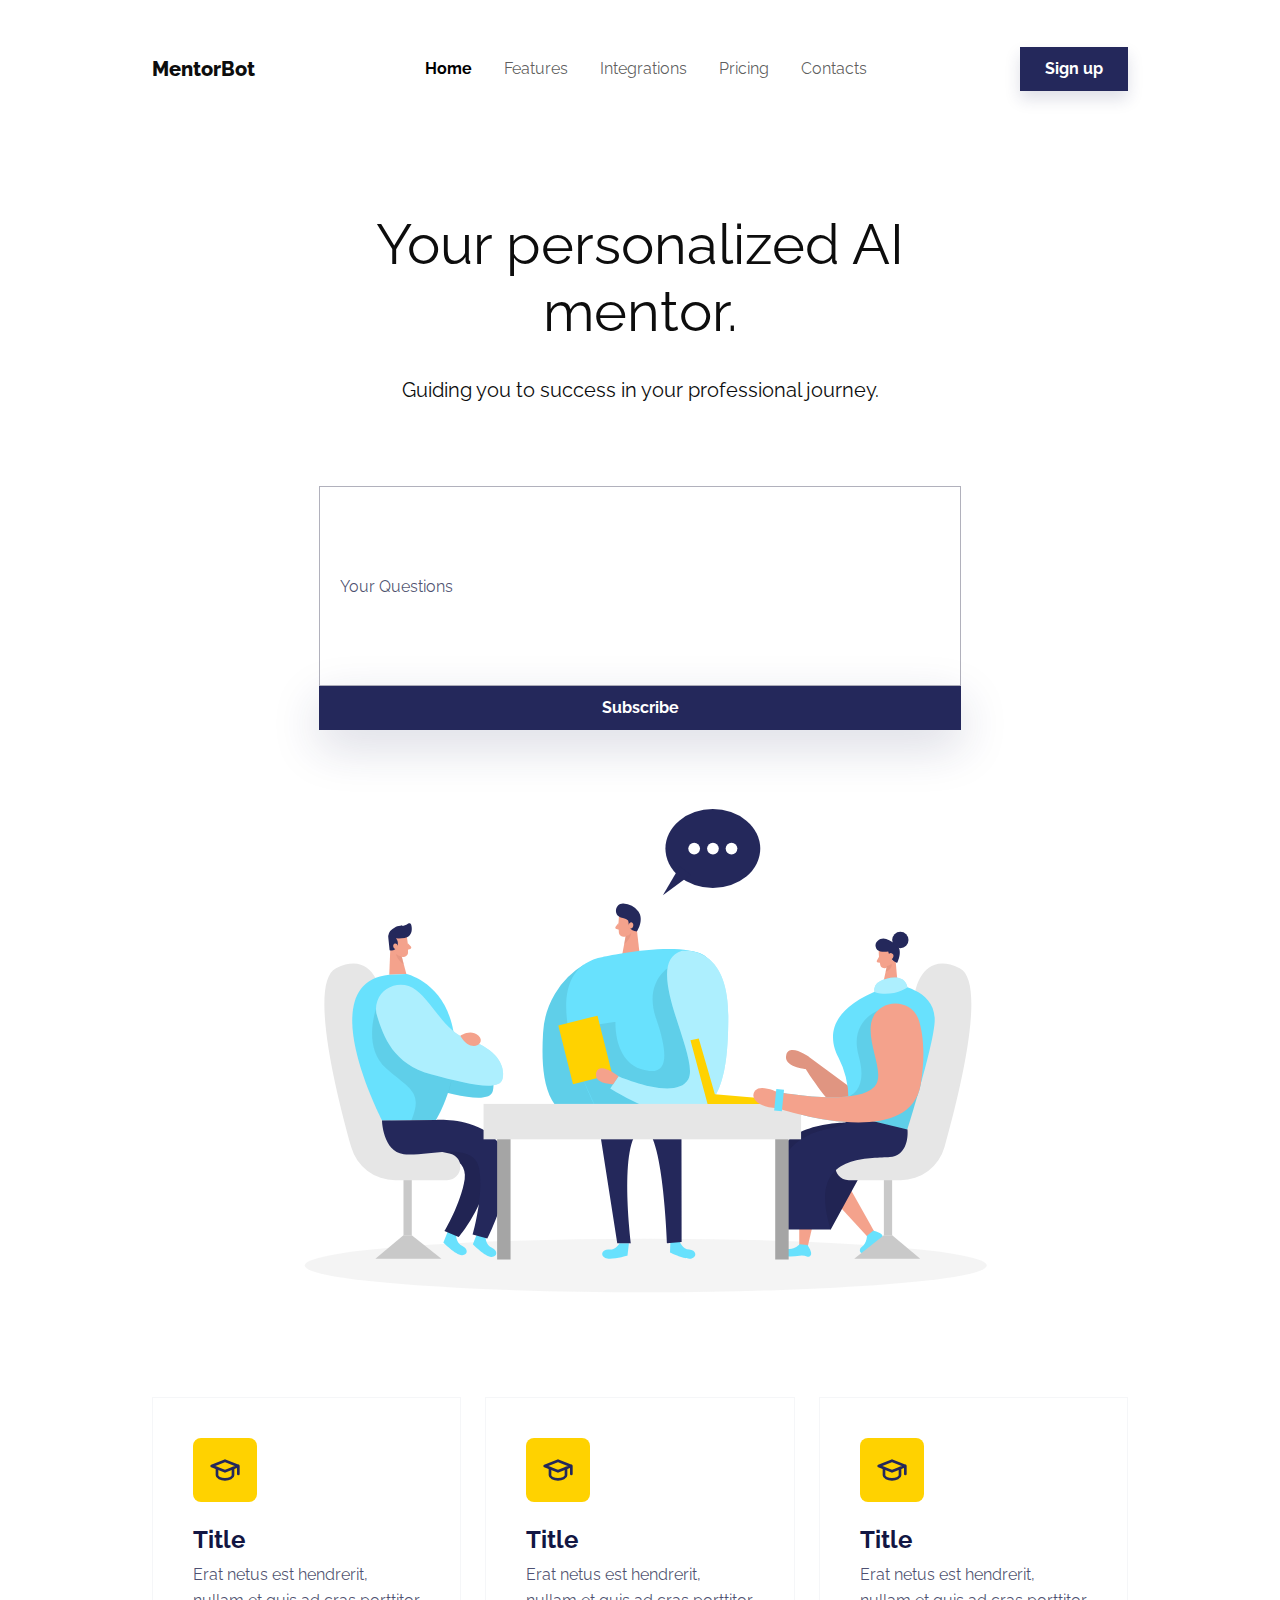
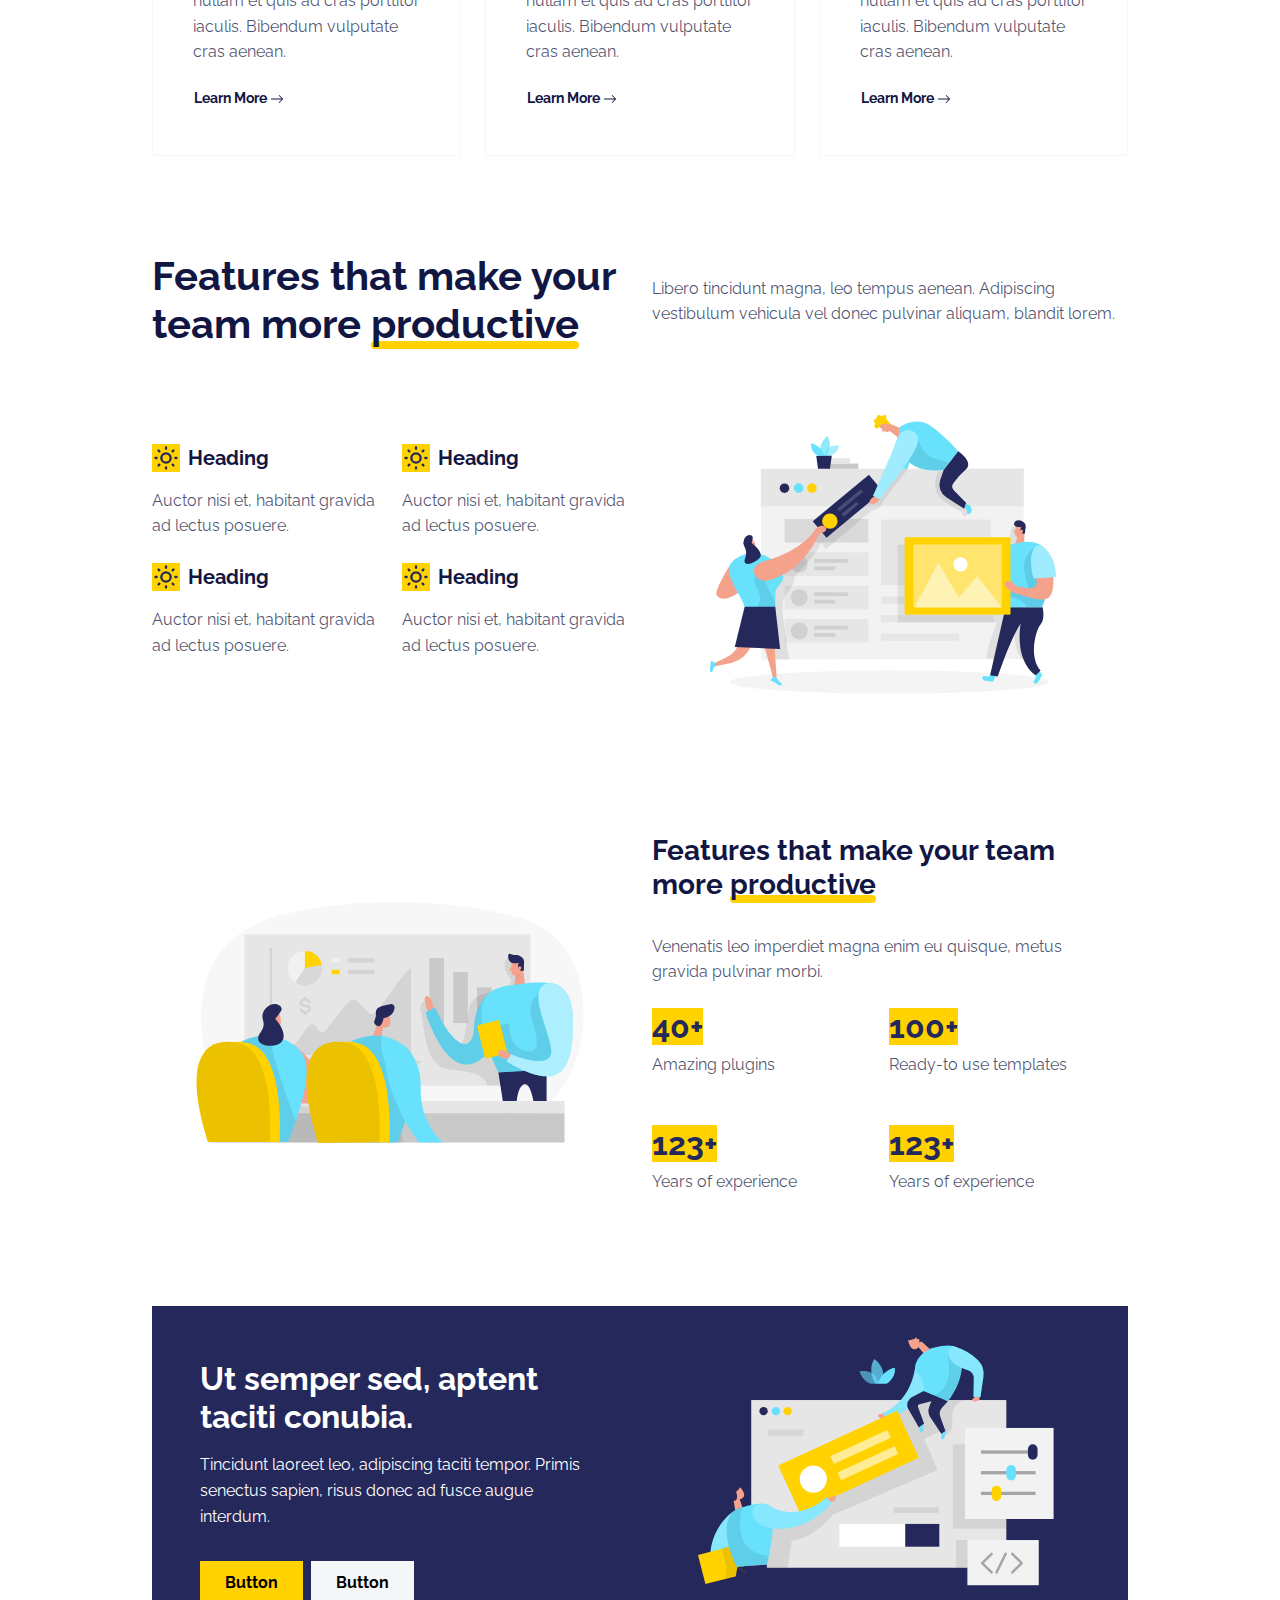
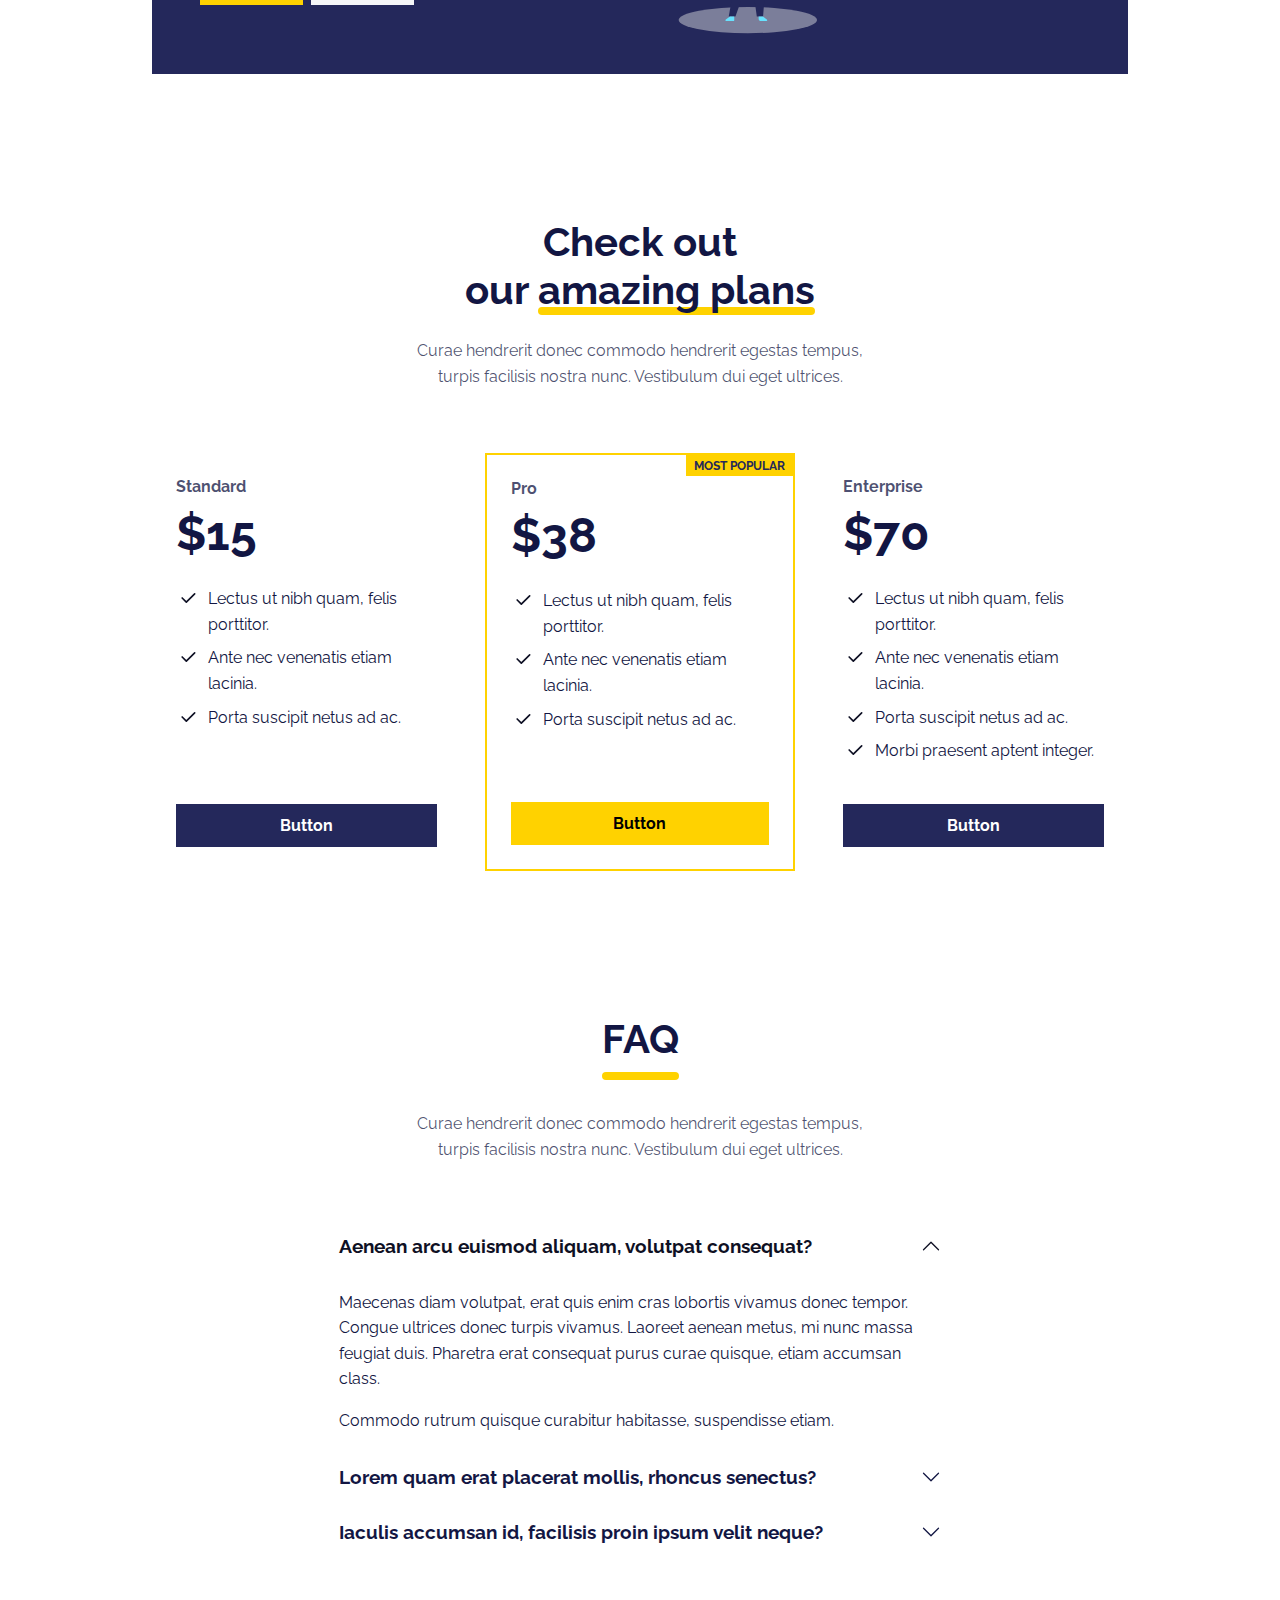
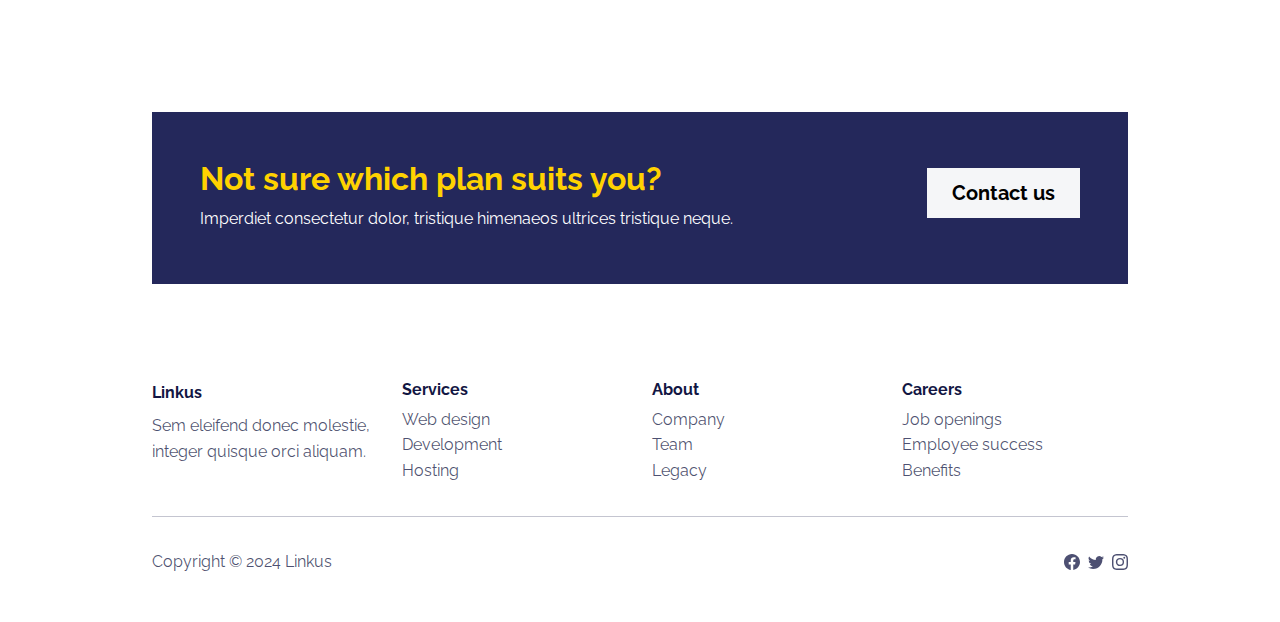
<file: index.html>
<!DOCTYPE html><html data-bs-theme="light" lang="en"><head><meta charset="utf-8"><meta name="viewport" content="width=device-width, initial-scale=1.0, shrink-to-fit=no"><title>Home - Linkus</title><link rel="stylesheet" href="./assets/bootstrap/css/bootstrap.min.css?h=5fe79462834491b3bde4026987c3b88c"><link rel="stylesheet" href="./assets/css/styles.min.css?h=bc6b78636ac73dcd523ca270dee2a128"></head><body><!-- Start: Navbar Centered Links --><nav class="navbar navbar-expand-md fixed-top navbar-shrink py-3 navbar-light" id="mainNav"><div class="container"><a class="navbar-brand d-flex align-items-center" href="/"><span><br><strong><span style="color: rgb(13, 13, 13);">MentorBot</span></strong><br><br></span></a><button data-bs-toggle="collapse" class="navbar-toggler" data-bs-target="#navcol-1"><span class="visually-hidden">Toggle navigation</span><span class="navbar-toggler-icon"></span></button><div class="collapse navbar-collapse" id="navcol-1"><ul class="navbar-nav mx-auto"><li class="nav-item"><a class="nav-link active" href="/index.html">Home</a></li><li class="nav-item"><a class="nav-link" href="/features.html">Features</a></li><li class="nav-item"><a class="nav-link" href="/integrations.html">Integrations</a></li><li class="nav-item"><a class="nav-link" href="/pricing.html">Pricing</a></li><li class="nav-item"><a class="nav-link" href="/contacts.html">Contacts</a></li></ul><a class="btn btn-primary shadow" role="button" href="signup.html">Sign up</a></div></div></nav><!-- End: Navbar Centered Links --><header class="pt-5"><!-- Start: Hero Clean Reverse --><div class="container pt-4 pt-xl-5"><div class="row pt-5"><div class="col-md-8 text-center text-md-start mx-auto"><div class="text-center"><h1 class="display-4 fw-bold mb-5" style="height: 150px;"><br><span style="font-weight: normal !important; color: rgb(13, 13, 13);">Your personalized AI mentor.</span><br><br></h1><p class="fs-5 text-muted mb-5"><br><span style="color: rgb(13, 13, 13);">Guiding you to success in your professional journey.</span><br><br></p><form class="d-flex justify-content-center flex-wrap" method="post" data-bs-theme="light"><!-- Start: Questions input --><input class="form-control" type="email" name="email" placeholder="Your Questions" style="height: 200px;"><!-- End: Questions input --><div class="shadow-lg mb-3"></div><div class="shadow-lg mb-3"><button class="btn btn-primary" type="submit" style="width: 642.662px;">Subscribe </button></div></form></div></div><div class="col-12 col-lg-10 mx-auto"><div class="text-center position-relative"><img class="img-fluid" src="./assets/img/illustrations/meeting.svg?h=c663f8d8c612bee13c84963c242e37c8" style="width: 800px;"></div></div></div></div><!-- End: Hero Clean Reverse --></header><section><!-- Start: Features Centered Icons --><div class="container py-4 py-xl-5"><div class="row gy-4 row-cols-1 row-cols-md-2 row-cols-lg-3"><div class="col"><div class="card border-light border-1 d-flex justify-content-center p-4"><div class="card-body"><div class="bs-icon-lg bs-icon-rounded bs-icon-secondary d-flex flex-shrink-0 justify-content-center align-items-center d-inline-block mb-4 bs-icon"><svg xmlns="http://www.w3.org/2000/svg" width="1em" height="1em" viewBox="0 0 24 24" stroke-width="2" stroke="currentColor" fill="none" stroke-linecap="round" stroke-linejoin="round" class="icon icon-tabler icon-tabler-school">
  <path stroke="none" d="M0 0h24v24H0z" fill="none"></path>
  <path d="M22 9l-10 -4l-10 4l10 4l10 -4v6"></path>
  <path d="M6 10.6v5.4a6 3 0 0 0 12 0v-5.4"></path>
</svg></div><div><h4 class="fw-bold">Title</h4><p class="text-muted">Erat netus est hendrerit, nullam et quis ad cras porttitor iaculis. Bibendum vulputate cras aenean.</p><button class="btn btn-sm px-0" type="button">Learn More&nbsp;<svg xmlns="http://www.w3.org/2000/svg" width="1em" height="1em" fill="currentColor" viewBox="0 0 16 16" class="bi bi-arrow-right">
  <path fill-rule="evenodd" d="M1 8a.5.5 0 0 1 .5-.5h11.793l-3.147-3.146a.5.5 0 0 1 .708-.708l4 4a.5.5 0 0 1 0 .708l-4 4a.5.5 0 0 1-.708-.708L13.293 8.5H1.5A.5.5 0 0 1 1 8z"></path>
</svg><br></button></div></div></div></div><div class="col"><div class="card border-light border-1 d-flex justify-content-center p-4"><div class="card-body"><div class="bs-icon-lg bs-icon-rounded bs-icon-secondary d-flex flex-shrink-0 justify-content-center align-items-center d-inline-block mb-4 bs-icon"><svg xmlns="http://www.w3.org/2000/svg" width="1em" height="1em" viewBox="0 0 24 24" stroke-width="2" stroke="currentColor" fill="none" stroke-linecap="round" stroke-linejoin="round" class="icon icon-tabler icon-tabler-school">
  <path stroke="none" d="M0 0h24v24H0z" fill="none"></path>
  <path d="M22 9l-10 -4l-10 4l10 4l10 -4v6"></path>
  <path d="M6 10.6v5.4a6 3 0 0 0 12 0v-5.4"></path>
</svg></div><div><h4 class="fw-bold">Title</h4><p class="text-muted">Erat netus est hendrerit, nullam et quis ad cras porttitor iaculis. Bibendum vulputate cras aenean.</p><button class="btn btn-sm px-0" type="button">Learn More&nbsp;<svg xmlns="http://www.w3.org/2000/svg" width="1em" height="1em" fill="currentColor" viewBox="0 0 16 16" class="bi bi-arrow-right">
  <path fill-rule="evenodd" d="M1 8a.5.5 0 0 1 .5-.5h11.793l-3.147-3.146a.5.5 0 0 1 .708-.708l4 4a.5.5 0 0 1 0 .708l-4 4a.5.5 0 0 1-.708-.708L13.293 8.5H1.5A.5.5 0 0 1 1 8z"></path>
</svg><br></button></div></div></div></div><div class="col"><div class="card border-light border-1 d-flex justify-content-center p-4"><div class="card-body"><div class="bs-icon-lg bs-icon-rounded bs-icon-secondary d-flex flex-shrink-0 justify-content-center align-items-center d-inline-block mb-4 bs-icon"><svg xmlns="http://www.w3.org/2000/svg" width="1em" height="1em" viewBox="0 0 24 24" stroke-width="2" stroke="currentColor" fill="none" stroke-linecap="round" stroke-linejoin="round" class="icon icon-tabler icon-tabler-school">
  <path stroke="none" d="M0 0h24v24H0z" fill="none"></path>
  <path d="M22 9l-10 -4l-10 4l10 4l10 -4v6"></path>
  <path d="M6 10.6v5.4a6 3 0 0 0 12 0v-5.4"></path>
</svg></div><div><h4 class="fw-bold">Title</h4><p class="text-muted">Erat netus est hendrerit, nullam et quis ad cras porttitor iaculis. Bibendum vulputate cras aenean.</p><button class="btn btn-sm px-0" type="button">Learn More&nbsp;<svg xmlns="http://www.w3.org/2000/svg" width="1em" height="1em" fill="currentColor" viewBox="0 0 16 16" class="bi bi-arrow-right">
  <path fill-rule="evenodd" d="M1 8a.5.5 0 0 1 .5-.5h11.793l-3.147-3.146a.5.5 0 0 1 .708-.708l4 4a.5.5 0 0 1 0 .708l-4 4a.5.5 0 0 1-.708-.708L13.293 8.5H1.5A.5.5 0 0 1 1 8z"></path>
</svg><br></button></div></div></div></div></div></div><!-- End: Features Centered Icons --></section><section><!-- Start: Hero Clean Reverse --><div class="container py-4 py-xl-5"><div class="row"><div class="col-md-6"><h3 class="display-6 fw-bold pb-md-4">Features that make your team more&nbsp;<span class="underline">productive</span></h3></div><div class="col-md-6 pt-4"><p class="text-muted mb-4">Libero tincidunt magna, leo tempus aenean. Adipiscing vestibulum vehicula vel donec pulvinar aliquam, blandit lorem.</p></div></div><div class="row gy-4 gy-md-0"><div class="col-md-6 d-flex d-sm-flex d-md-flex justify-content-center align-items-center justify-content-md-start align-items-md-center justify-content-xl-center"><div><div class="row gy-2 row-cols-1 row-cols-sm-2"><div class="col text-center text-md-start"><div class="d-flex justify-content-center align-items-center justify-content-md-start"><svg xmlns="http://www.w3.org/2000/svg" width="1em" height="1em" viewBox="0 0 24 24" stroke-width="2" stroke="currentColor" fill="none" stroke-linecap="round" stroke-linejoin="round" class="icon icon-tabler icon-tabler-sun fs-3 text-primary bg-secondary">
  <path stroke="none" d="M0 0h24v24H0z" fill="none"></path>
  <circle cx="12" cy="12" r="4"></circle>
  <path d="M3 12h1m8 -9v1m8 8h1m-9 8v1m-6.4 -15.4l.7 .7m12.1 -.7l-.7 .7m0 11.4l.7 .7m-12.1 -.7l-.7 .7"></path>
</svg><h5 class="fw-bold mb-0 ms-2">Heading</h5></div><p class="text-muted my-3">Auctor nisi et, habitant gravida ad lectus posuere.</p></div><div class="col text-center text-md-start"><div class="d-flex justify-content-center align-items-center justify-content-md-start"><svg xmlns="http://www.w3.org/2000/svg" width="1em" height="1em" viewBox="0 0 24 24" stroke-width="2" stroke="currentColor" fill="none" stroke-linecap="round" stroke-linejoin="round" class="icon icon-tabler icon-tabler-sun fs-3 text-primary bg-secondary">
  <path stroke="none" d="M0 0h24v24H0z" fill="none"></path>
  <circle cx="12" cy="12" r="4"></circle>
  <path d="M3 12h1m8 -9v1m8 8h1m-9 8v1m-6.4 -15.4l.7 .7m12.1 -.7l-.7 .7m0 11.4l.7 .7m-12.1 -.7l-.7 .7"></path>
</svg><h5 class="fw-bold mb-0 ms-2">Heading</h5></div><p class="text-muted my-3">Auctor nisi et, habitant gravida ad lectus posuere.</p></div><div class="col text-center text-md-start"><div class="d-flex justify-content-center align-items-center justify-content-md-start"><svg xmlns="http://www.w3.org/2000/svg" width="1em" height="1em" viewBox="0 0 24 24" stroke-width="2" stroke="currentColor" fill="none" stroke-linecap="round" stroke-linejoin="round" class="icon icon-tabler icon-tabler-sun fs-3 text-primary bg-secondary">
  <path stroke="none" d="M0 0h24v24H0z" fill="none"></path>
  <circle cx="12" cy="12" r="4"></circle>
  <path d="M3 12h1m8 -9v1m8 8h1m-9 8v1m-6.4 -15.4l.7 .7m12.1 -.7l-.7 .7m0 11.4l.7 .7m-12.1 -.7l-.7 .7"></path>
</svg><h5 class="fw-bold mb-0 ms-2">Heading</h5></div><p class="text-muted my-3">Auctor nisi et, habitant gravida ad lectus posuere.</p></div><div class="col text-center text-md-start"><div class="d-flex justify-content-center align-items-center justify-content-md-start"><svg xmlns="http://www.w3.org/2000/svg" width="1em" height="1em" viewBox="0 0 24 24" stroke-width="2" stroke="currentColor" fill="none" stroke-linecap="round" stroke-linejoin="round" class="icon icon-tabler icon-tabler-sun fs-3 text-primary bg-secondary">
  <path stroke="none" d="M0 0h24v24H0z" fill="none"></path>
  <circle cx="12" cy="12" r="4"></circle>
  <path d="M3 12h1m8 -9v1m8 8h1m-9 8v1m-6.4 -15.4l.7 .7m12.1 -.7l-.7 .7m0 11.4l.7 .7m-12.1 -.7l-.7 .7"></path>
</svg><h5 class="fw-bold mb-0 ms-2">Heading</h5></div><p class="text-muted my-3">Auctor nisi et, habitant gravida ad lectus posuere.</p></div></div></div></div><div class="col-md-6 order-first order-md-last"><div><img class="rounded img-fluid w-100 fit-cover" style="min-height: 300px;" src="./assets/img/illustrations/teamwork.svg?h=c9d16670db4191bc86105dabde77d312"></div></div></div></div><!-- End: Hero Clean Reverse --></section><section><!-- Start: Hero Clean Reverse --><div class="container py-4 py-xl-5"><div class="row gy-4 gy-md-0"><div class="col-md-6 text-center text-md-start d-flex d-sm-flex d-md-flex justify-content-center align-items-center justify-content-md-start align-items-md-center justify-content-xl-center"><div><img class="rounded img-fluid fit-cover" style="min-height: 300px;" src="./assets/img/illustrations/presentation.svg?h=a949db52f9d6c50dd266e4eb5044d95a" width="800"></div></div><div class="col"><div style="max-width: 450px;"><h3 class="fw-bold pb-md-4">Features that make your team more&nbsp;<span class="underline">productive</span></h3><p class="text-muted py-4 py-md-0">Venenatis leo imperdiet magna enim eu quisque, metus gravida pulvinar morbi.</p><div class="row gy-4 row-cols-2 row-cols-md-2"><div class="col"><div><span class="fs-2 fw-bold text-primary bg-secondary">40+</span><p class="fw-normal text-muted">Amazing plugins</p></div></div><div class="col"><div><span class="fs-2 fw-bold text-primary bg-secondary">100+</span><p class="fw-normal text-muted">Ready-to use templates</p></div></div><div class="col"><div><span class="fs-2 fw-bold text-primary bg-secondary">123+</span><p class="fw-normal text-muted">Years of experience</p></div></div><div class="col"><div><span class="fs-2 fw-bold text-primary bg-secondary">123+</span><p class="fw-normal text-muted">Years of experience</p></div></div></div></div></div></div></div><!-- End: Hero Clean Reverse --></section><!-- Start: Banner Heading Image --><section class="py-4 py-xl-5"><!-- Start: 1 Row 2 Columns --><div class="container"><div class="bg-primary border rounded border-0 border-primary overflow-hidden"><div class="row g-0"><div class="col-md-6 d-flex flex-column justify-content-center"><div class="text-white p-4 p-md-5"><h2 class="fw-bold mb-3">Ut semper sed, aptent taciti conubia.</h2><p class="mb-4">Tincidunt laoreet leo, adipiscing taciti tempor. Primis senectus sapien, risus donec ad fusce augue interdum.</p><div class="my-3"><a class="btn btn-secondary me-2 mt-2" role="button" href="#">Button</a><a class="btn btn-light mt-2" role="button" href="#">Button</a></div></div></div><div class="col-md-6 order-first order-md-last" style="min-height: 250px;"><img class="w-100 h-100 fit-contain pt-5 pt-md-0" src="./assets/img/illustrations/web-development.svg?h=b53e17a605148633758769f0842db9a4"></div></div></div></div><!-- End: 1 Row 2 Columns --></section><!-- End: Banner Heading Image --><section class="py-5"><!-- Start: Pricing Clean --><div class="container py-4 py-xl-5"><div class="row mb-5"><div class="col-md-8 col-xl-6 text-center mx-auto"><h2 class="display-6 fw-bold mb-4">Check out<br>our <span class="underline">amazing plans</span></h2><p class="text-muted">Curae hendrerit donec commodo hendrerit egestas tempus, turpis facilisis nostra nunc. Vestibulum dui eget ultrices.</p></div></div><div class="row gy-4 row-cols-1 row-cols-md-2 row-cols-lg-3"><div class="col"><div class="card border-0 h-100"><div class="card-body d-flex flex-column justify-content-between p-4"><div><h6 class="fw-bold text-muted">Standard</h6><h4 class="display-5 fw-bold mb-4">$15</h4><ul class="list-unstyled"><li class="d-flex mb-2"><span class="bs-icon-xs bs-icon-rounded bs-icon me-2"><svg xmlns="http://www.w3.org/2000/svg" width="1em" height="1em" viewBox="0 0 24 24" stroke-width="2" stroke="currentColor" fill="none" stroke-linecap="round" stroke-linejoin="round" class="icon icon-tabler icon-tabler-check fs-5 text-primary-emphasis">
  <path stroke="none" d="M0 0h24v24H0z" fill="none"></path>
  <path d="M5 12l5 5l10 -10"></path>
</svg></span><span>Lectus ut nibh quam, felis porttitor.</span></li><li class="d-flex mb-2"><span class="bs-icon-xs bs-icon-rounded bs-icon me-2"><svg xmlns="http://www.w3.org/2000/svg" width="1em" height="1em" viewBox="0 0 24 24" stroke-width="2" stroke="currentColor" fill="none" stroke-linecap="round" stroke-linejoin="round" class="icon icon-tabler icon-tabler-check fs-5 text-primary-emphasis">
  <path stroke="none" d="M0 0h24v24H0z" fill="none"></path>
  <path d="M5 12l5 5l10 -10"></path>
</svg></span><span>Ante nec venenatis etiam lacinia.</span></li><li class="d-flex mb-2"><span class="bs-icon-xs bs-icon-rounded bs-icon me-2"><svg xmlns="http://www.w3.org/2000/svg" width="1em" height="1em" viewBox="0 0 24 24" stroke-width="2" stroke="currentColor" fill="none" stroke-linecap="round" stroke-linejoin="round" class="icon icon-tabler icon-tabler-check fs-5 text-primary-emphasis">
  <path stroke="none" d="M0 0h24v24H0z" fill="none"></path>
  <path d="M5 12l5 5l10 -10"></path>
</svg></span><span>Porta suscipit netus ad ac.</span></li></ul></div><a class="btn btn-primary" role="button" href="#">Button</a></div></div></div><div class="col"><div class="card border-secondary border-2 h-100"><div class="card-body d-flex flex-column justify-content-between p-4"><span class="badge bg-secondary position-absolute top-0 end-0 rounded-bottom-left text-uppercase text-primary">Most Popular</span><div><h6 class="fw-bold text-muted">Pro</h6><h4 class="display-5 fw-bold mb-4">$38</h4><ul class="list-unstyled"><li class="d-flex mb-2"><span class="bs-icon-xs bs-icon-rounded bs-icon me-2"><svg xmlns="http://www.w3.org/2000/svg" width="1em" height="1em" viewBox="0 0 24 24" stroke-width="2" stroke="currentColor" fill="none" stroke-linecap="round" stroke-linejoin="round" class="icon icon-tabler icon-tabler-check fs-5 text-primary-emphasis">
  <path stroke="none" d="M0 0h24v24H0z" fill="none"></path>
  <path d="M5 12l5 5l10 -10"></path>
</svg></span><span>Lectus ut nibh quam, felis porttitor.</span></li><li class="d-flex mb-2"><span class="bs-icon-xs bs-icon-rounded bs-icon me-2"><svg xmlns="http://www.w3.org/2000/svg" width="1em" height="1em" viewBox="0 0 24 24" stroke-width="2" stroke="currentColor" fill="none" stroke-linecap="round" stroke-linejoin="round" class="icon icon-tabler icon-tabler-check fs-5 text-primary-emphasis">
  <path stroke="none" d="M0 0h24v24H0z" fill="none"></path>
  <path d="M5 12l5 5l10 -10"></path>
</svg></span><span>Ante nec venenatis etiam lacinia.</span></li><li class="d-flex mb-2"><span class="bs-icon-xs bs-icon-rounded bs-icon me-2"><svg xmlns="http://www.w3.org/2000/svg" width="1em" height="1em" viewBox="0 0 24 24" stroke-width="2" stroke="currentColor" fill="none" stroke-linecap="round" stroke-linejoin="round" class="icon icon-tabler icon-tabler-check fs-5 text-primary-emphasis">
  <path stroke="none" d="M0 0h24v24H0z" fill="none"></path>
  <path d="M5 12l5 5l10 -10"></path>
</svg></span><span>Porta suscipit netus ad ac.</span></li></ul></div><a class="btn btn-warning" role="button" href="#">Button</a></div></div></div><div class="col"><div class="card border-0 h-100"><div class="card-body d-flex flex-column justify-content-between p-4"><div class="pb-4"><h6 class="fw-bold text-muted">Enterprise</h6><h4 class="display-5 fw-bold mb-4">$70</h4><ul class="list-unstyled"><li class="d-flex mb-2"><span class="bs-icon-xs bs-icon-rounded bs-icon me-2"><svg xmlns="http://www.w3.org/2000/svg" width="1em" height="1em" viewBox="0 0 24 24" stroke-width="2" stroke="currentColor" fill="none" stroke-linecap="round" stroke-linejoin="round" class="icon icon-tabler icon-tabler-check fs-5 text-primary-emphasis">
  <path stroke="none" d="M0 0h24v24H0z" fill="none"></path>
  <path d="M5 12l5 5l10 -10"></path>
</svg></span><span>Lectus ut nibh quam, felis porttitor.</span></li><li class="d-flex mb-2"><span class="bs-icon-xs bs-icon-rounded bs-icon me-2"><svg xmlns="http://www.w3.org/2000/svg" width="1em" height="1em" viewBox="0 0 24 24" stroke-width="2" stroke="currentColor" fill="none" stroke-linecap="round" stroke-linejoin="round" class="icon icon-tabler icon-tabler-check fs-5 text-primary-emphasis">
  <path stroke="none" d="M0 0h24v24H0z" fill="none"></path>
  <path d="M5 12l5 5l10 -10"></path>
</svg></span><span>Ante nec venenatis etiam lacinia.</span></li><li class="d-flex mb-2"><span class="bs-icon-xs bs-icon-rounded bs-icon me-2"><svg xmlns="http://www.w3.org/2000/svg" width="1em" height="1em" viewBox="0 0 24 24" stroke-width="2" stroke="currentColor" fill="none" stroke-linecap="round" stroke-linejoin="round" class="icon icon-tabler icon-tabler-check fs-5 text-primary-emphasis">
  <path stroke="none" d="M0 0h24v24H0z" fill="none"></path>
  <path d="M5 12l5 5l10 -10"></path>
</svg></span><span>Porta suscipit netus ad ac.</span></li><li class="d-flex mb-2"><span class="bs-icon-xs bs-icon-rounded bs-icon me-2"><svg xmlns="http://www.w3.org/2000/svg" width="1em" height="1em" viewBox="0 0 24 24" stroke-width="2" stroke="currentColor" fill="none" stroke-linecap="round" stroke-linejoin="round" class="icon icon-tabler icon-tabler-check fs-5 text-primary-emphasis">
  <path stroke="none" d="M0 0h24v24H0z" fill="none"></path>
  <path d="M5 12l5 5l10 -10"></path>
</svg></span><span>Morbi praesent aptent integer.</span></li></ul></div><a class="btn btn-primary" role="button" href="#">Button</a></div></div></div></div></div><!-- End: Pricing Clean --></section><!-- Start: FAQ --><section class="py-4 py-xl-5 mb-5"><div class="container"><div class="row mb-2"><div class="col-md-8 col-xl-6 text-center mx-auto"><h2 class="display-6 fw-bold mb-5"><span class="pb-3 underline">FAQ<br></span></h2><p class="text-muted mb-5">Curae hendrerit donec commodo hendrerit egestas tempus, turpis facilisis nostra nunc. Vestibulum dui eget ultrices.</p></div></div><div class="row mb-2"><div class="col-md-8 mx-auto"><div class="accordion text-muted" role="tablist" id="accordion-1"><div class="accordion-item"><h2 class="accordion-header" role="tab"><button class="accordion-button" type="button" data-bs-toggle="collapse" data-bs-target="#accordion-1 .item-1" aria-expanded="true" aria-controls="accordion-1 .item-1">Aenean arcu euismod aliquam, volutpat consequat?</button></h2><div class="accordion-collapse collapse show item-1" role="tabpanel" data-bs-parent="#accordion-1"><div class="accordion-body"><p>Maecenas diam volutpat, erat quis enim cras lobortis vivamus donec tempor. Congue ultrices donec turpis vivamus. Laoreet aenean metus, mi nunc massa feugiat duis. Pharetra erat consequat purus curae quisque, etiam accumsan class.</p><p class="mb-0">Commodo rutrum quisque curabitur habitasse, suspendisse etiam.</p></div></div></div><div class="accordion-item"><h2 class="accordion-header" role="tab"><button class="accordion-button collapsed" type="button" data-bs-toggle="collapse" data-bs-target="#accordion-1 .item-2" aria-expanded="false" aria-controls="accordion-1 .item-2">Lorem quam erat placerat mollis, rhoncus senectus?</button></h2><div class="accordion-collapse collapse item-2" role="tabpanel" data-bs-parent="#accordion-1"><div class="accordion-body"><p class="mb-0">Nullam id dolor id nibh ultricies vehicula ut id elit. Cras justo odio, dapibus ac facilisis in, egestas eget quam. Donec id elit non mi porta gravida at eget metus.</p></div></div></div><div class="accordion-item"><h2 class="accordion-header" role="tab"><button class="accordion-button collapsed" type="button" data-bs-toggle="collapse" data-bs-target="#accordion-1 .item-3" aria-expanded="false" aria-controls="accordion-1 .item-3">Iaculis accumsan id, facilisis proin ipsum velit neque?</button></h2><div class="accordion-collapse collapse item-3" role="tabpanel" data-bs-parent="#accordion-1"><div class="accordion-body"><p class="mb-0">Nullam id dolor id nibh ultricies vehicula ut id elit. Cras justo odio, dapibus ac facilisis in, egestas eget quam. Donec id elit non mi porta gravida at eget metus.</p></div></div></div></div></div></div></div></section><!-- End: FAQ --><!-- Start: Contact Us Banner --><section class="py-4 py-xl-5"><div class="container"><div class="text-white bg-primary border rounded border-0 border-primary d-flex flex-column justify-content-between flex-lg-row p-4 p-md-5"><div class="pb-2 pb-lg-1"><h2 class="fw-bold text-secondary mb-2">Not sure which plan suits you?</h2><p class="mb-0">Imperdiet consectetur dolor, tristique himenaeos ultrices tristique neque.</p></div><div class="my-2"><a class="btn btn-light fs-5 py-2 px-4" role="button" href="/contacts.html">Contact us</a></div></div></div></section><!-- End: Contact Us Banner --><!-- Start: Footer Multi Column --><footer><div class="container py-4 py-lg-5"><div class="row row-cols-2 row-cols-md-4"><!-- Start: Social Icons --><div class="col-12 col-md-3"><div class="fw-bold d-flex align-items-center mb-2"><span>Linkus</span></div><p class="text-muted">Sem eleifend donec molestie, integer quisque orci aliquam.</p></div><!-- End: Social Icons --><!-- Start: Services --><div class="col-sm-4 col-md-3 text-lg-start d-flex flex-column"><h3 class="fs-6 fw-bold">Services</h3><ul class="list-unstyled"><li><a href="#">Web design</a></li><li><a href="#">Development</a></li><li><a href="#">Hosting</a></li></ul></div><!-- End: Services --><!-- Start: About --><div class="col-sm-4 col-md-3 text-lg-start d-flex flex-column"><h3 class="fs-6 fw-bold">About</h3><ul class="list-unstyled"><li><a href="#">Company</a></li><li><a href="#">Team</a></li><li><a href="#">Legacy</a></li></ul></div><!-- End: About --><!-- Start: Careers --><div class="col-sm-4 col-md-3 text-lg-start d-flex flex-column"><h3 class="fs-6 fw-bold">Careers</h3><ul class="list-unstyled"><li><a href="#">Job openings</a></li><li><a href="#">Employee success</a></li><li><a href="#">Benefits</a></li></ul></div><!-- End: Careers --></div><hr><div class="text-muted d-flex justify-content-between align-items-center pt-3"><p class="mb-0">Copyright © 2024 Linkus</p><ul class="list-inline mb-0"><li class="list-inline-item"><svg xmlns="http://www.w3.org/2000/svg" width="1em" height="1em" fill="currentColor" viewBox="0 0 16 16" class="bi bi-facebook">
  <path d="M16 8.049c0-4.446-3.582-8.05-8-8.05C3.58 0-.002 3.603-.002 8.05c0 4.017 2.926 7.347 6.75 7.951v-5.625h-2.03V8.05H6.75V6.275c0-2.017 1.195-3.131 3.022-3.131.876 0 1.791.157 1.791.157v1.98h-1.009c-.993 0-1.303.621-1.303 1.258v1.51h2.218l-.354 2.326H9.25V16c3.824-.604 6.75-3.934 6.75-7.951z"></path>
</svg></li><li class="list-inline-item"><svg xmlns="http://www.w3.org/2000/svg" width="1em" height="1em" fill="currentColor" viewBox="0 0 16 16" class="bi bi-twitter">
  <path d="M5.026 15c6.038 0 9.341-5.003 9.341-9.334 0-.14 0-.282-.006-.422A6.685 6.685 0 0 0 16 3.542a6.658 6.658 0 0 1-1.889.518 3.301 3.301 0 0 0 1.447-1.817 6.533 6.533 0 0 1-2.087.793A3.286 3.286 0 0 0 7.875 6.03a9.325 9.325 0 0 1-6.767-3.429 3.289 3.289 0 0 0 1.018 4.382A3.323 3.323 0 0 1 .64 6.575v.045a3.288 3.288 0 0 0 2.632 3.218 3.203 3.203 0 0 1-.865.115 3.23 3.23 0 0 1-.614-.057 3.283 3.283 0 0 0 3.067 2.277A6.588 6.588 0 0 1 .78 13.58a6.32 6.32 0 0 1-.78-.045A9.344 9.344 0 0 0 5.026 15z"></path>
</svg></li><li class="list-inline-item"><svg xmlns="http://www.w3.org/2000/svg" width="1em" height="1em" fill="currentColor" viewBox="0 0 16 16" class="bi bi-instagram">
  <path d="M8 0C5.829 0 5.556.01 4.703.048 3.85.088 3.269.222 2.76.42a3.917 3.917 0 0 0-1.417.923A3.927 3.927 0 0 0 .42 2.76C.222 3.268.087 3.85.048 4.7.01 5.555 0 5.827 0 8.001c0 2.172.01 2.444.048 3.297.04.852.174 1.433.372 1.942.205.526.478.972.923 1.417.444.445.89.719 1.416.923.51.198 1.09.333 1.942.372C5.555 15.99 5.827 16 8 16s2.444-.01 3.298-.048c.851-.04 1.434-.174 1.943-.372a3.916 3.916 0 0 0 1.416-.923c.445-.445.718-.891.923-1.417.197-.509.332-1.09.372-1.942C15.99 10.445 16 10.173 16 8s-.01-2.445-.048-3.299c-.04-.851-.175-1.433-.372-1.941a3.926 3.926 0 0 0-.923-1.417A3.911 3.911 0 0 0 13.24.42c-.51-.198-1.092-.333-1.943-.372C10.443.01 10.172 0 7.998 0h.003zm-.717 1.442h.718c2.136 0 2.389.007 3.232.046.78.035 1.204.166 1.486.275.373.145.64.319.92.599.28.28.453.546.598.92.11.281.24.705.275 1.485.039.843.047 1.096.047 3.231s-.008 2.389-.047 3.232c-.035.78-.166 1.203-.275 1.485a2.47 2.47 0 0 1-.599.919c-.28.28-.546.453-.92.598-.28.11-.704.24-1.485.276-.843.038-1.096.047-3.232.047s-2.39-.009-3.233-.047c-.78-.036-1.203-.166-1.485-.276a2.478 2.478 0 0 1-.92-.598 2.48 2.48 0 0 1-.6-.92c-.109-.281-.24-.705-.275-1.485-.038-.843-.046-1.096-.046-3.233 0-2.136.008-2.388.046-3.231.036-.78.166-1.204.276-1.486.145-.373.319-.64.599-.92.28-.28.546-.453.92-.598.282-.11.705-.24 1.485-.276.738-.034 1.024-.044 2.515-.045v.002zm4.988 1.328a.96.96 0 1 0 0 1.92.96.96 0 0 0 0-1.92zm-4.27 1.122a4.109 4.109 0 1 0 0 8.217 4.109 4.109 0 0 0 0-8.217zm0 1.441a2.667 2.667 0 1 1 0 5.334 2.667 2.667 0 0 1 0-5.334z"></path>
</svg></li></ul></div></div></footer><!-- End: Footer Multi Column --><script src="https://cdn.jsdelivr.net/npm/bootstrap@5.3.2/dist/js/bootstrap.bundle.min.js"></script><script src="./assets/js/script.min.js?h=4b1f99f2e8ff6ac8a7c04891f6b7129c"></script></body></html>
</file>
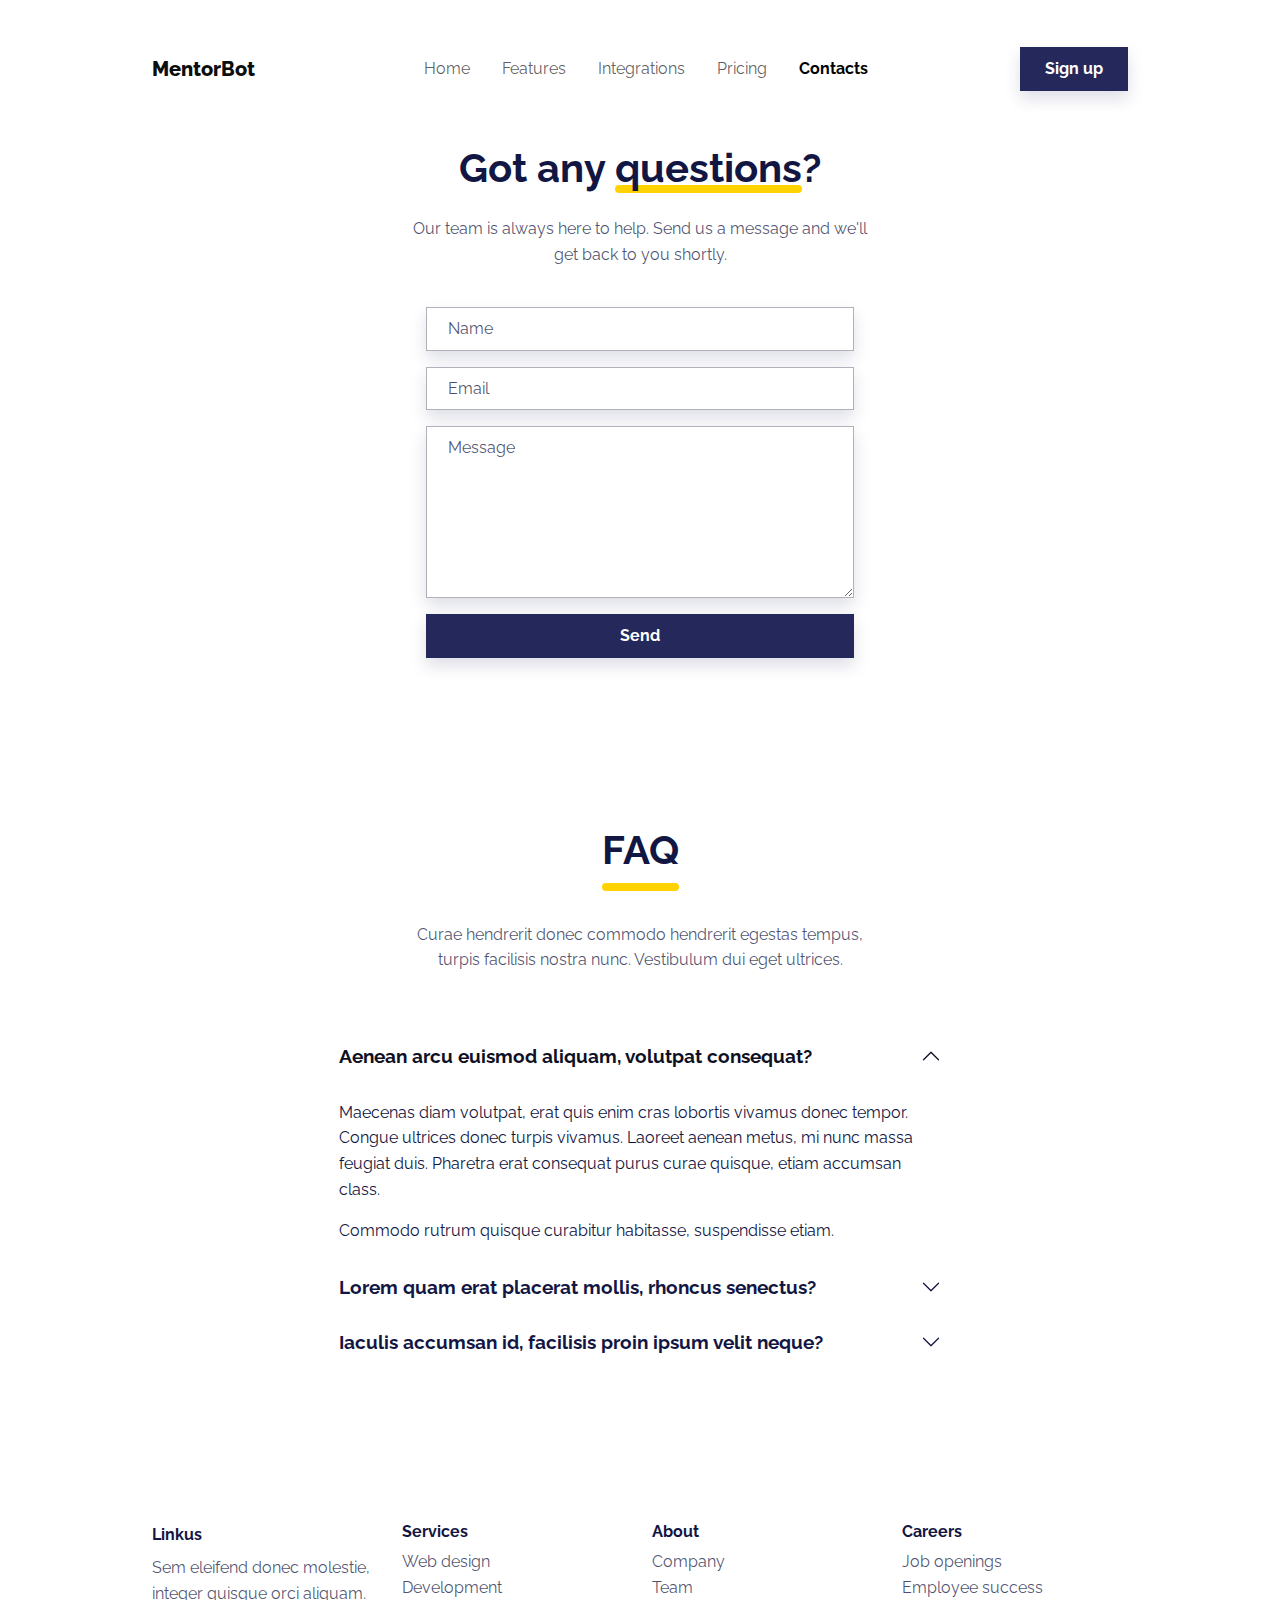
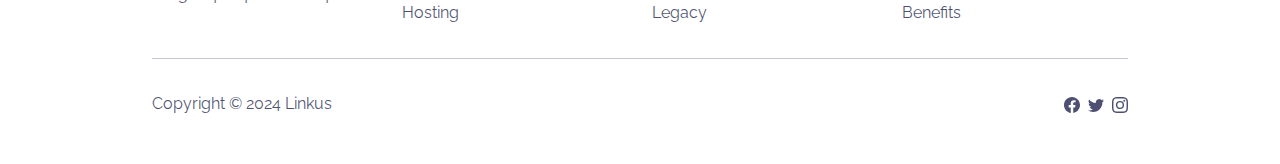
<file: contacts.html>
<!DOCTYPE html><html data-bs-theme="light" lang="en"><head><meta charset="utf-8"><meta name="viewport" content="width=device-width, initial-scale=1.0, shrink-to-fit=no"><title>Contacts - Linkus</title><link rel="stylesheet" href="/assets/bootstrap/css/bootstrap.min.css?h=5fe79462834491b3bde4026987c3b88c"><link rel="stylesheet" href="/assets/css/styles.min.css?h=bc6b78636ac73dcd523ca270dee2a128"></head><body><!-- Start: Navbar Centered Links --><nav class="navbar navbar-expand-md fixed-top navbar-shrink py-3 navbar-light" id="mainNav"><div class="container"><a class="navbar-brand d-flex align-items-center" href="/"><span><br><strong><span style="color: rgb(13, 13, 13);">MentorBot</span></strong><br><br></span></a><button data-bs-toggle="collapse" class="navbar-toggler" data-bs-target="#navcol-1"><span class="visually-hidden">Toggle navigation</span><span class="navbar-toggler-icon"></span></button><div class="collapse navbar-collapse" id="navcol-1"><ul class="navbar-nav mx-auto"><li class="nav-item"><a class="nav-link" href="/index.html">Home</a></li><li class="nav-item"><a class="nav-link" href="/features.html">Features</a></li><li class="nav-item"><a class="nav-link" href="/integrations.html">Integrations</a></li><li class="nav-item"><a class="nav-link" href="/pricing.html">Pricing</a></li><li class="nav-item"><a class="nav-link active" href="/contacts.html">Contacts</a></li></ul><a class="btn btn-primary shadow" role="button" href="signup.html">Sign up</a></div></div></nav><!-- End: Navbar Centered Links --><!-- Start: Contact Details --><section class="py-5 mt-5"><div class="container py-5"><div class="row"><div class="col-md-8 col-xl-6 text-center mx-auto"><h2 class="display-6 fw-bold mb-4">Got any <span class="underline">questions</span>?</h2><p class="text-muted">Our team is always here to help. Send us a message and we'll get back to you shortly.</p></div></div><div class="row d-flex justify-content-center"><div class="col-md-6"><div><form class="p-3 p-xl-4" method="post" data-bs-theme="light"><!-- Start: Success Example --><div class="mb-3"><input class="shadow form-control" type="text" id="name-1" name="name" placeholder="Name"></div><!-- End: Success Example --><!-- Start: Error Example --><div class="mb-3"><input class="shadow form-control" type="email" id="email-1" name="email" placeholder="Email"></div><!-- End: Error Example --><div class="mb-3"><textarea class="shadow form-control" id="message-1" name="message" rows="6" placeholder="Message"></textarea></div><div><button class="btn btn-primary shadow d-block w-100" type="submit">Send </button></div></form></div></div></div></div></section><!-- End: Contact Details --><!-- Start: Newsletter Subscription Centered --><section class="py-4 py-xl-5 mb-5"><div class="container"><div class="row mb-2"><div class="col-md-8 col-xl-6 text-center mx-auto"><h2 class="display-6 fw-bold mb-5"><span class="pb-3 underline">FAQ<br></span></h2><p class="text-muted mb-5">Curae hendrerit donec commodo hendrerit egestas tempus, turpis facilisis nostra nunc. Vestibulum dui eget ultrices.</p></div></div><div class="row mb-2"><div class="col-md-8 mx-auto"><div class="accordion text-muted" role="tablist" id="accordion-1"><div class="accordion-item"><h2 class="accordion-header" role="tab"><button class="accordion-button" type="button" data-bs-toggle="collapse" data-bs-target="#accordion-1 .item-1" aria-expanded="true" aria-controls="accordion-1 .item-1">Aenean arcu euismod aliquam, volutpat consequat?</button></h2><div class="accordion-collapse collapse show item-1" role="tabpanel" data-bs-parent="#accordion-1"><div class="accordion-body"><p>Maecenas diam volutpat, erat quis enim cras lobortis vivamus donec tempor. Congue ultrices donec turpis vivamus. Laoreet aenean metus, mi nunc massa feugiat duis. Pharetra erat consequat purus curae quisque, etiam accumsan class.</p><p class="mb-0">Commodo rutrum quisque curabitur habitasse, suspendisse etiam.</p></div></div></div><div class="accordion-item"><h2 class="accordion-header" role="tab"><button class="accordion-button collapsed" type="button" data-bs-toggle="collapse" data-bs-target="#accordion-1 .item-2" aria-expanded="false" aria-controls="accordion-1 .item-2">Lorem quam erat placerat mollis, rhoncus senectus?</button></h2><div class="accordion-collapse collapse item-2" role="tabpanel" data-bs-parent="#accordion-1"><div class="accordion-body"><p class="mb-0">Nullam id dolor id nibh ultricies vehicula ut id elit. Cras justo odio, dapibus ac facilisis in, egestas eget quam. Donec id elit non mi porta gravida at eget metus.</p></div></div></div><div class="accordion-item"><h2 class="accordion-header" role="tab"><button class="accordion-button collapsed" type="button" data-bs-toggle="collapse" data-bs-target="#accordion-1 .item-3" aria-expanded="false" aria-controls="accordion-1 .item-3">Iaculis accumsan id, facilisis proin ipsum velit neque?</button></h2><div class="accordion-collapse collapse item-3" role="tabpanel" data-bs-parent="#accordion-1"><div class="accordion-body"><p class="mb-0">Nullam id dolor id nibh ultricies vehicula ut id elit. Cras justo odio, dapibus ac facilisis in, egestas eget quam. Donec id elit non mi porta gravida at eget metus.</p></div></div></div></div></div></div></div></section><!-- End: Newsletter Subscription Centered --><!-- Start: Footer Multi Column --><footer><div class="container py-4 py-lg-5"><div class="row row-cols-2 row-cols-md-4"><!-- Start: Social Icons --><div class="col-12 col-md-3"><div class="fw-bold d-flex align-items-center mb-2"><span>Linkus</span></div><p class="text-muted">Sem eleifend donec molestie, integer quisque orci aliquam.</p></div><!-- End: Social Icons --><!-- Start: Services --><div class="col-sm-4 col-md-3 text-lg-start d-flex flex-column"><h3 class="fs-6 fw-bold">Services</h3><ul class="list-unstyled"><li><a href="#">Web design</a></li><li><a href="#">Development</a></li><li><a href="#">Hosting</a></li></ul></div><!-- End: Services --><!-- Start: About --><div class="col-sm-4 col-md-3 text-lg-start d-flex flex-column"><h3 class="fs-6 fw-bold">About</h3><ul class="list-unstyled"><li><a href="#">Company</a></li><li><a href="#">Team</a></li><li><a href="#">Legacy</a></li></ul></div><!-- End: About --><!-- Start: Careers --><div class="col-sm-4 col-md-3 text-lg-start d-flex flex-column"><h3 class="fs-6 fw-bold">Careers</h3><ul class="list-unstyled"><li><a href="#">Job openings</a></li><li><a href="#">Employee success</a></li><li><a href="#">Benefits</a></li></ul></div><!-- End: Careers --></div><hr><div class="text-muted d-flex justify-content-between align-items-center pt-3"><p class="mb-0">Copyright © 2024 Linkus</p><ul class="list-inline mb-0"><li class="list-inline-item"><svg xmlns="http://www.w3.org/2000/svg" width="1em" height="1em" fill="currentColor" viewBox="0 0 16 16" class="bi bi-facebook">
  <path d="M16 8.049c0-4.446-3.582-8.05-8-8.05C3.58 0-.002 3.603-.002 8.05c0 4.017 2.926 7.347 6.75 7.951v-5.625h-2.03V8.05H6.75V6.275c0-2.017 1.195-3.131 3.022-3.131.876 0 1.791.157 1.791.157v1.98h-1.009c-.993 0-1.303.621-1.303 1.258v1.51h2.218l-.354 2.326H9.25V16c3.824-.604 6.75-3.934 6.75-7.951z"></path>
</svg></li><li class="list-inline-item"><svg xmlns="http://www.w3.org/2000/svg" width="1em" height="1em" fill="currentColor" viewBox="0 0 16 16" class="bi bi-twitter">
  <path d="M5.026 15c6.038 0 9.341-5.003 9.341-9.334 0-.14 0-.282-.006-.422A6.685 6.685 0 0 0 16 3.542a6.658 6.658 0 0 1-1.889.518 3.301 3.301 0 0 0 1.447-1.817 6.533 6.533 0 0 1-2.087.793A3.286 3.286 0 0 0 7.875 6.03a9.325 9.325 0 0 1-6.767-3.429 3.289 3.289 0 0 0 1.018 4.382A3.323 3.323 0 0 1 .64 6.575v.045a3.288 3.288 0 0 0 2.632 3.218 3.203 3.203 0 0 1-.865.115 3.23 3.23 0 0 1-.614-.057 3.283 3.283 0 0 0 3.067 2.277A6.588 6.588 0 0 1 .78 13.58a6.32 6.32 0 0 1-.78-.045A9.344 9.344 0 0 0 5.026 15z"></path>
</svg></li><li class="list-inline-item"><svg xmlns="http://www.w3.org/2000/svg" width="1em" height="1em" fill="currentColor" viewBox="0 0 16 16" class="bi bi-instagram">
  <path d="M8 0C5.829 0 5.556.01 4.703.048 3.85.088 3.269.222 2.76.42a3.917 3.917 0 0 0-1.417.923A3.927 3.927 0 0 0 .42 2.76C.222 3.268.087 3.85.048 4.7.01 5.555 0 5.827 0 8.001c0 2.172.01 2.444.048 3.297.04.852.174 1.433.372 1.942.205.526.478.972.923 1.417.444.445.89.719 1.416.923.51.198 1.09.333 1.942.372C5.555 15.99 5.827 16 8 16s2.444-.01 3.298-.048c.851-.04 1.434-.174 1.943-.372a3.916 3.916 0 0 0 1.416-.923c.445-.445.718-.891.923-1.417.197-.509.332-1.09.372-1.942C15.99 10.445 16 10.173 16 8s-.01-2.445-.048-3.299c-.04-.851-.175-1.433-.372-1.941a3.926 3.926 0 0 0-.923-1.417A3.911 3.911 0 0 0 13.24.42c-.51-.198-1.092-.333-1.943-.372C10.443.01 10.172 0 7.998 0h.003zm-.717 1.442h.718c2.136 0 2.389.007 3.232.046.78.035 1.204.166 1.486.275.373.145.64.319.92.599.28.28.453.546.598.92.11.281.24.705.275 1.485.039.843.047 1.096.047 3.231s-.008 2.389-.047 3.232c-.035.78-.166 1.203-.275 1.485a2.47 2.47 0 0 1-.599.919c-.28.28-.546.453-.92.598-.28.11-.704.24-1.485.276-.843.038-1.096.047-3.232.047s-2.39-.009-3.233-.047c-.78-.036-1.203-.166-1.485-.276a2.478 2.478 0 0 1-.92-.598 2.48 2.48 0 0 1-.6-.92c-.109-.281-.24-.705-.275-1.485-.038-.843-.046-1.096-.046-3.233 0-2.136.008-2.388.046-3.231.036-.78.166-1.204.276-1.486.145-.373.319-.64.599-.92.28-.28.546-.453.92-.598.282-.11.705-.24 1.485-.276.738-.034 1.024-.044 2.515-.045v.002zm4.988 1.328a.96.96 0 1 0 0 1.92.96.96 0 0 0 0-1.92zm-4.27 1.122a4.109 4.109 0 1 0 0 8.217 4.109 4.109 0 0 0 0-8.217zm0 1.441a2.667 2.667 0 1 1 0 5.334 2.667 2.667 0 0 1 0-5.334z"></path>
</svg></li></ul></div></div></footer><!-- End: Footer Multi Column --><script src="https://cdn.jsdelivr.net/npm/bootstrap@5.3.2/dist/js/bootstrap.bundle.min.js"></script><script src="/assets/js/script.min.js?h=4b1f99f2e8ff6ac8a7c04891f6b7129c"></script></body></html>
</file>
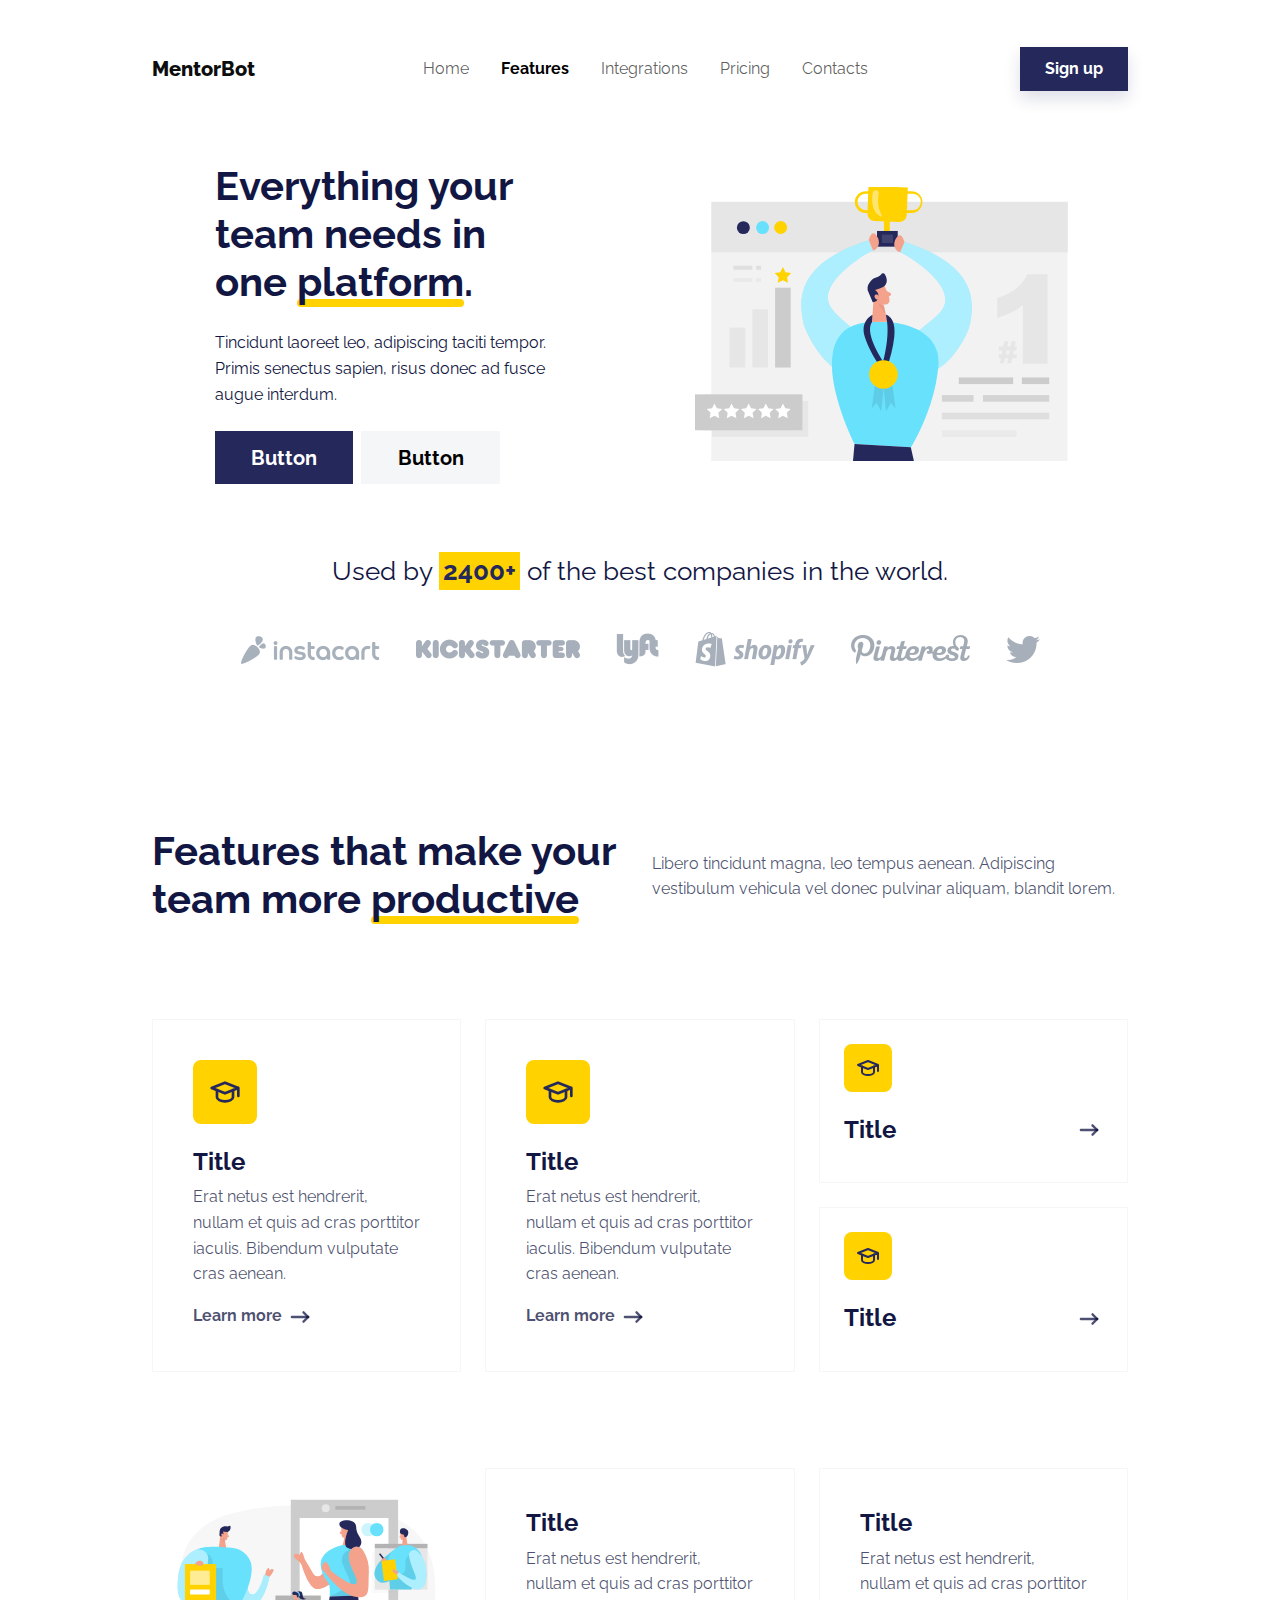
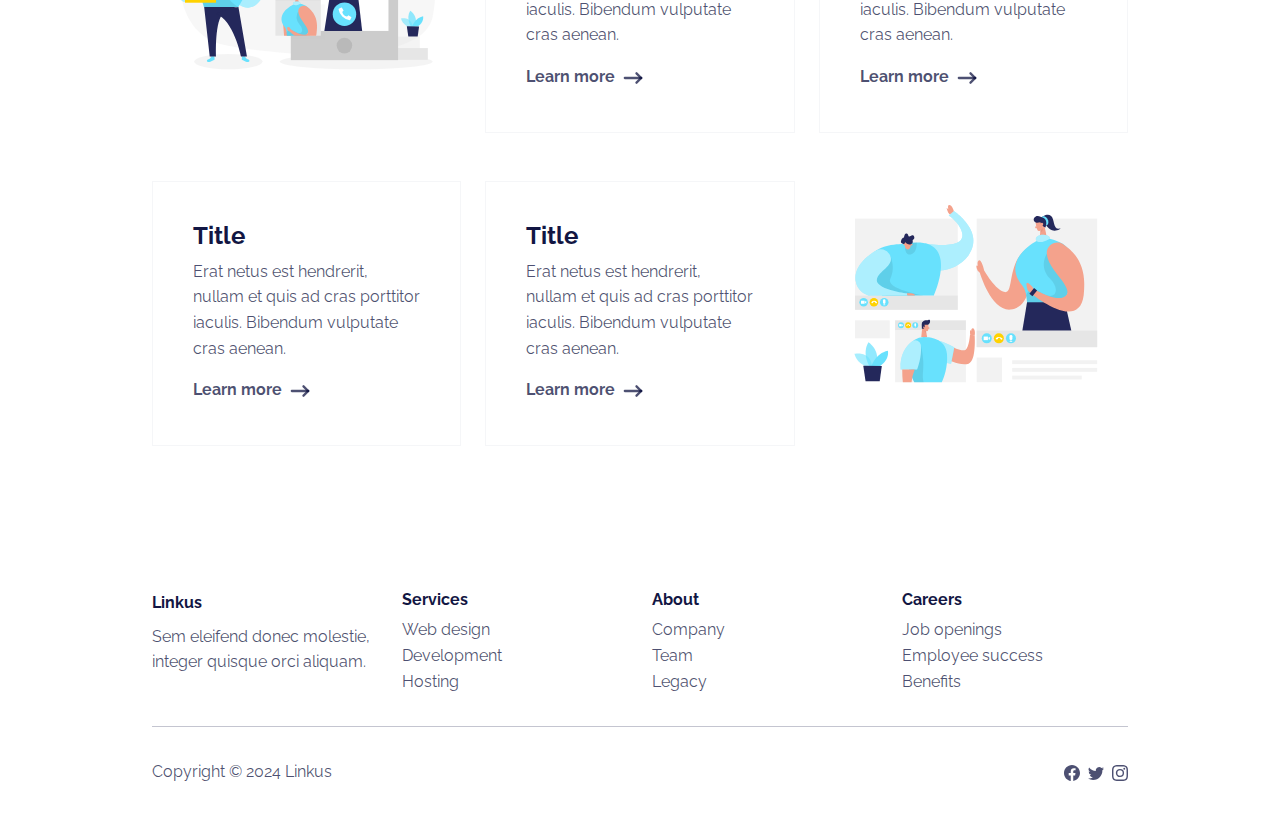
<file: features.html>
<!DOCTYPE html><html data-bs-theme="light" lang="en"><head><meta charset="utf-8"><meta name="viewport" content="width=device-width, initial-scale=1.0, shrink-to-fit=no"><title>Features - Linkus</title><link rel="stylesheet" href="/assets/bootstrap/css/bootstrap.min.css?h=5fe79462834491b3bde4026987c3b88c"><link rel="stylesheet" href="/assets/css/styles.min.css?h=bc6b78636ac73dcd523ca270dee2a128"></head><body><!-- Start: Navbar Centered Links --><nav class="navbar navbar-expand-md fixed-top navbar-shrink py-3 navbar-light" id="mainNav"><div class="container"><a class="navbar-brand d-flex align-items-center" href="/"><span><br><strong><span style="color: rgb(13, 13, 13);">MentorBot</span></strong><br><br></span></a><button data-bs-toggle="collapse" class="navbar-toggler" data-bs-target="#navcol-1"><span class="visually-hidden">Toggle navigation</span><span class="navbar-toggler-icon"></span></button><div class="collapse navbar-collapse" id="navcol-1"><ul class="navbar-nav mx-auto"><li class="nav-item"><a class="nav-link" href="/index.html">Home</a></li><li class="nav-item"><a class="nav-link active" href="/features.html">Features</a></li><li class="nav-item"><a class="nav-link" href="/integrations.html">Integrations</a></li><li class="nav-item"><a class="nav-link" href="/pricing.html">Pricing</a></li><li class="nav-item"><a class="nav-link" href="/contacts.html">Contacts</a></li></ul><a class="btn btn-primary shadow" role="button" href="signup.html">Sign up</a></div></div></nav><!-- End: Navbar Centered Links --><!-- Start: Hero With Brands --><section class="py-5 mt-5"><!-- Start: Hero Clean Reverse --><div class="container py-4 py-xl-5"><div class="row gy-4 gy-md-0"><div class="col-md-6 text-center text-md-start d-flex d-sm-flex d-md-flex justify-content-center align-items-center justify-content-md-start align-items-md-center justify-content-xl-center"><div style="max-width: 350px;"><h1 class="display-6 fw-bold mb-4">Everything your team needs in one&nbsp;<span class="underline">platform</span>.</h1><p class="my-4">Tincidunt laoreet leo, adipiscing taciti tempor. Primis senectus sapien, risus donec ad fusce augue interdum.</p><a class="btn btn-primary btn-lg me-2" role="button" href="#">Button</a><a class="btn btn-light btn-lg" role="button" href="#">Button</a></div></div><div class="col-md-6"><div><img class="rounded img-fluid w-100 fit-cover" style="min-height: 300px;" src="/assets/img/illustrations/ranking.svg?h=ca58d7b8f0de2570529a24f76dfd586c"></div></div></div><div class="text-center mt-5"><p class="mb-4" style="font-size: 1.6rem;">Used by <span class="text-primary bg-warning p-1"><strong>2400+</strong></span>&nbsp;of the best companies in the world.</p><a href="#"> <img class="m-3" src="/assets/img/brands/instacart.png?h=97130e4cdcf69395981757b0fbbe403a"></a><a href="#"> <img class="m-3" src="/assets/img/brands/kickstarter.png?h=d954a3b1647fca1ed9643c1c41b97194"></a><a href="#"> <img class="m-3" src="/assets/img/brands/lyft.png?h=656757eb7f118e9913346b5dbb0f487f"></a><a href="#"> <img class="m-3" src="/assets/img/brands/shopify.png?h=7b0ba00fce8158a8558defcf14e9e2cb"></a><a href="#"> <img class="m-3" src="/assets/img/brands/pinterest.png?h=cc425eabef048696dce776e9f3cbbb40"></a><a href="#"> <img class="m-3" src="/assets/img/brands/twitter.png?h=08305ab578ab5d194adbe451d1d168f3"></a></div></div><!-- End: Hero Clean Reverse --></section><!-- End: Hero With Brands --><section><!-- Start: Features Centered Icons --><div class="container py-4 py-xl-5"><div class="row mb-5"><div class="col-md-8 col-xl-6"><h3 class="display-6 fw-bold pb-4 mb-4">Features that make your team more&nbsp;<span class="underline">productive</span></h3></div><div class="col-md-8 col-xl-6 pt-4"><p class="text-muted">Libero tincidunt magna, leo tempus aenean. Adipiscing vestibulum vehicula vel donec pulvinar aliquam, blandit lorem.</p></div></div><div class="row gy-4 row-cols-1 row-cols-md-2 row-cols-xl-3"><div class="col"><div class="card border-light border-1 d-flex justify-content-center p-4"><div class="card-body"><div><div class="bs-icon-lg bs-icon-rounded bs-icon-secondary d-flex flex-shrink-0 justify-content-center align-items-center d-inline-block mb-4 bs-icon"><svg xmlns="http://www.w3.org/2000/svg" width="1em" height="1em" viewBox="0 0 24 24" stroke-width="2" stroke="currentColor" fill="none" stroke-linecap="round" stroke-linejoin="round" class="icon icon-tabler icon-tabler-school">
  <path stroke="none" d="M0 0h24v24H0z" fill="none"></path>
  <path d="M22 9l-10 -4l-10 4l10 4l10 -4v6"></path>
  <path d="M6 10.6v5.4a6 3 0 0 0 12 0v-5.4"></path>
</svg></div><h4 class="fw-bold">Title</h4><p class="text-muted">Erat netus est hendrerit, nullam et quis ad cras porttitor iaculis. Bibendum vulputate cras aenean.</p><a class="fw-bold" href="#">Learn more&nbsp;<svg xmlns="http://www.w3.org/2000/svg" width="1em" height="1em" viewBox="0 0 24 24" stroke-width="2" stroke="currentColor" fill="none" stroke-linecap="round" stroke-linejoin="round" class="icon icon-tabler icon-tabler-arrow-narrow-right fs-3">
  <path stroke="none" d="M0 0h24v24H0z" fill="none"></path>
  <line x1="5" y1="12" x2="19" y2="12"></line>
  <line x1="15" y1="16" x2="19" y2="12"></line>
  <line x1="15" y1="8" x2="19" y2="12"></line>
</svg></a></div></div></div></div><div class="col"><div class="card border-light border-1 d-flex justify-content-center p-4"><div class="card-body"><div><div class="bs-icon-lg bs-icon-rounded bs-icon-secondary d-flex flex-shrink-0 justify-content-center align-items-center d-inline-block mb-4 bs-icon"><svg xmlns="http://www.w3.org/2000/svg" width="1em" height="1em" viewBox="0 0 24 24" stroke-width="2" stroke="currentColor" fill="none" stroke-linecap="round" stroke-linejoin="round" class="icon icon-tabler icon-tabler-school">
  <path stroke="none" d="M0 0h24v24H0z" fill="none"></path>
  <path d="M22 9l-10 -4l-10 4l10 4l10 -4v6"></path>
  <path d="M6 10.6v5.4a6 3 0 0 0 12 0v-5.4"></path>
</svg></div><h4 class="fw-bold">Title</h4><p class="text-muted">Erat netus est hendrerit, nullam et quis ad cras porttitor iaculis. Bibendum vulputate cras aenean.</p><a class="fw-bold" href="#">Learn more&nbsp;<svg xmlns="http://www.w3.org/2000/svg" width="1em" height="1em" viewBox="0 0 24 24" stroke-width="2" stroke="currentColor" fill="none" stroke-linecap="round" stroke-linejoin="round" class="icon icon-tabler icon-tabler-arrow-narrow-right fs-3">
  <path stroke="none" d="M0 0h24v24H0z" fill="none"></path>
  <line x1="5" y1="12" x2="19" y2="12"></line>
  <line x1="15" y1="16" x2="19" y2="12"></line>
  <line x1="15" y1="8" x2="19" y2="12"></line>
</svg></a></div></div></div></div><div class="col d-flex justify-content-between flex-xl-column"><div class="card border-light border-1 d-flex flex-grow-1 justify-content-center p-2 me-3 me-xl-0 mb-xl-4"><div class="card-body"><div class="bs-icon-md bs-icon-rounded bs-icon-secondary d-flex flex-shrink-0 justify-content-center align-items-center d-inline-block mb-4 bs-icon"><svg xmlns="http://www.w3.org/2000/svg" width="1em" height="1em" viewBox="0 0 24 24" stroke-width="2" stroke="currentColor" fill="none" stroke-linecap="round" stroke-linejoin="round" class="icon icon-tabler icon-tabler-school">
  <path stroke="none" d="M0 0h24v24H0z" fill="none"></path>
  <path d="M22 9l-10 -4l-10 4l10 4l10 -4v6"></path>
  <path d="M6 10.6v5.4a6 3 0 0 0 12 0v-5.4"></path>
</svg></div><div class="d-flex justify-content-between align-items-center"><h4 class="fw-bold mb-0">Title</h4><a class="fw-bold" href="#"><svg xmlns="http://www.w3.org/2000/svg" width="1em" height="1em" viewBox="0 0 24 24" stroke-width="2" stroke="currentColor" fill="none" stroke-linecap="round" stroke-linejoin="round" class="icon icon-tabler icon-tabler-arrow-narrow-right fs-3">
  <path stroke="none" d="M0 0h24v24H0z" fill="none"></path>
  <line x1="5" y1="12" x2="19" y2="12"></line>
  <line x1="15" y1="16" x2="19" y2="12"></line>
  <line x1="15" y1="8" x2="19" y2="12"></line>
</svg></a></div></div></div><div class="card border-light border-1 d-flex flex-grow-1 justify-content-center p-2"><div class="card-body"><div class="bs-icon-md bs-icon-rounded bs-icon-secondary d-flex flex-shrink-0 justify-content-center align-items-center d-inline-block mb-4 bs-icon"><svg xmlns="http://www.w3.org/2000/svg" width="1em" height="1em" viewBox="0 0 24 24" stroke-width="2" stroke="currentColor" fill="none" stroke-linecap="round" stroke-linejoin="round" class="icon icon-tabler icon-tabler-school">
  <path stroke="none" d="M0 0h24v24H0z" fill="none"></path>
  <path d="M22 9l-10 -4l-10 4l10 4l10 -4v6"></path>
  <path d="M6 10.6v5.4a6 3 0 0 0 12 0v-5.4"></path>
</svg></div><div class="d-flex justify-content-between align-items-center"><h4 class="fw-bold mb-0">Title</h4><a class="fw-bold" href="#"><svg xmlns="http://www.w3.org/2000/svg" width="1em" height="1em" viewBox="0 0 24 24" stroke-width="2" stroke="currentColor" fill="none" stroke-linecap="round" stroke-linejoin="round" class="icon icon-tabler icon-tabler-arrow-narrow-right fs-3">
  <path stroke="none" d="M0 0h24v24H0z" fill="none"></path>
  <line x1="5" y1="12" x2="19" y2="12"></line>
  <line x1="15" y1="16" x2="19" y2="12"></line>
  <line x1="15" y1="8" x2="19" y2="12"></line>
</svg></a></div></div></div></div></div></div><!-- End: Features Centered Icons --></section><section class="py-5"><!-- Start: Features Cards --><div class="container"><div class="row"><div class="col-md-4 mb-5"><img class="rounded img-fluid" src="/assets/img/illustrations/presentation-2.svg?h=62055a158872377a76f00471405d9478"></div><div class="col d-md-flex align-items-md-end align-items-lg-center mb-5"><div class="row gy-4 row-cols-1 row-cols-md-2 flex-grow-1"><div class="col"><div class="card border-light border-1 d-flex justify-content-center p-4"><div class="card-body"><div><h4 class="fw-bold">Title</h4><p class="text-muted d-none d-xl-block">Erat netus est hendrerit, nullam et quis ad cras porttitor iaculis. Bibendum vulputate cras aenean.</p><a class="fw-bold" href="#">Learn more&nbsp;<svg xmlns="http://www.w3.org/2000/svg" width="1em" height="1em" viewBox="0 0 24 24" stroke-width="2" stroke="currentColor" fill="none" stroke-linecap="round" stroke-linejoin="round" class="icon icon-tabler icon-tabler-arrow-narrow-right fs-3">
  <path stroke="none" d="M0 0h24v24H0z" fill="none"></path>
  <line x1="5" y1="12" x2="19" y2="12"></line>
  <line x1="15" y1="16" x2="19" y2="12"></line>
  <line x1="15" y1="8" x2="19" y2="12"></line>
</svg></a></div></div></div></div><div class="col"><div class="card border-light border-1 d-flex justify-content-center p-4"><div class="card-body"><div><h4 class="fw-bold">Title</h4><p class="text-muted d-none d-xl-block">Erat netus est hendrerit, nullam et quis ad cras porttitor iaculis. Bibendum vulputate cras aenean.</p><a class="fw-bold" href="#">Learn more&nbsp;<svg xmlns="http://www.w3.org/2000/svg" width="1em" height="1em" viewBox="0 0 24 24" stroke-width="2" stroke="currentColor" fill="none" stroke-linecap="round" stroke-linejoin="round" class="icon icon-tabler icon-tabler-arrow-narrow-right fs-3">
  <path stroke="none" d="M0 0h24v24H0z" fill="none"></path>
  <line x1="5" y1="12" x2="19" y2="12"></line>
  <line x1="15" y1="16" x2="19" y2="12"></line>
  <line x1="15" y1="8" x2="19" y2="12"></line>
</svg></a></div></div></div></div></div></div></div><div class="row"><div class="col d-md-flex align-items-md-end align-items-lg-center mb-5"><div class="row gy-4 row-cols-1 row-cols-md-2 flex-grow-1"><div class="col"><div class="card border-light border-1 d-flex justify-content-center p-4"><div class="card-body"><div><h4 class="fw-bold">Title</h4><p class="text-muted d-none d-xl-block">Erat netus est hendrerit, nullam et quis ad cras porttitor iaculis. Bibendum vulputate cras aenean.</p><a class="fw-bold" href="#">Learn more&nbsp;<svg xmlns="http://www.w3.org/2000/svg" width="1em" height="1em" viewBox="0 0 24 24" stroke-width="2" stroke="currentColor" fill="none" stroke-linecap="round" stroke-linejoin="round" class="icon icon-tabler icon-tabler-arrow-narrow-right fs-3">
  <path stroke="none" d="M0 0h24v24H0z" fill="none"></path>
  <line x1="5" y1="12" x2="19" y2="12"></line>
  <line x1="15" y1="16" x2="19" y2="12"></line>
  <line x1="15" y1="8" x2="19" y2="12"></line>
</svg></a></div></div></div></div><div class="col"><div class="card border-light border-1 d-flex justify-content-center p-4"><div class="card-body"><div><h4 class="fw-bold">Title</h4><p class="text-muted d-none d-xl-block">Erat netus est hendrerit, nullam et quis ad cras porttitor iaculis. Bibendum vulputate cras aenean.</p><a class="fw-bold" href="#">Learn more&nbsp;<svg xmlns="http://www.w3.org/2000/svg" width="1em" height="1em" viewBox="0 0 24 24" stroke-width="2" stroke="currentColor" fill="none" stroke-linecap="round" stroke-linejoin="round" class="icon icon-tabler icon-tabler-arrow-narrow-right fs-3">
  <path stroke="none" d="M0 0h24v24H0z" fill="none"></path>
  <line x1="5" y1="12" x2="19" y2="12"></line>
  <line x1="15" y1="16" x2="19" y2="12"></line>
  <line x1="15" y1="8" x2="19" y2="12"></line>
</svg></a></div></div></div></div></div></div><div class="col-md-4 order-first order-md-last mb-5"><img class="rounded img-fluid" src="/assets/img/illustrations/video-call.svg?h=3f255025e551d865785d85ac2941cc31"></div></div></div><!-- End: Features Cards --></section><!-- Start: Footer Multi Column --><footer><div class="container py-4 py-lg-5"><div class="row row-cols-2 row-cols-md-4"><!-- Start: Social Icons --><div class="col-12 col-md-3"><div class="fw-bold d-flex align-items-center mb-2"><span>Linkus</span></div><p class="text-muted">Sem eleifend donec molestie, integer quisque orci aliquam.</p></div><!-- End: Social Icons --><!-- Start: Services --><div class="col-sm-4 col-md-3 text-lg-start d-flex flex-column"><h3 class="fs-6 fw-bold">Services</h3><ul class="list-unstyled"><li><a href="#">Web design</a></li><li><a href="#">Development</a></li><li><a href="#">Hosting</a></li></ul></div><!-- End: Services --><!-- Start: About --><div class="col-sm-4 col-md-3 text-lg-start d-flex flex-column"><h3 class="fs-6 fw-bold">About</h3><ul class="list-unstyled"><li><a href="#">Company</a></li><li><a href="#">Team</a></li><li><a href="#">Legacy</a></li></ul></div><!-- End: About --><!-- Start: Careers --><div class="col-sm-4 col-md-3 text-lg-start d-flex flex-column"><h3 class="fs-6 fw-bold">Careers</h3><ul class="list-unstyled"><li><a href="#">Job openings</a></li><li><a href="#">Employee success</a></li><li><a href="#">Benefits</a></li></ul></div><!-- End: Careers --></div><hr><div class="text-muted d-flex justify-content-between align-items-center pt-3"><p class="mb-0">Copyright © 2024 Linkus</p><ul class="list-inline mb-0"><li class="list-inline-item"><svg xmlns="http://www.w3.org/2000/svg" width="1em" height="1em" fill="currentColor" viewBox="0 0 16 16" class="bi bi-facebook">
  <path d="M16 8.049c0-4.446-3.582-8.05-8-8.05C3.58 0-.002 3.603-.002 8.05c0 4.017 2.926 7.347 6.75 7.951v-5.625h-2.03V8.05H6.75V6.275c0-2.017 1.195-3.131 3.022-3.131.876 0 1.791.157 1.791.157v1.98h-1.009c-.993 0-1.303.621-1.303 1.258v1.51h2.218l-.354 2.326H9.25V16c3.824-.604 6.75-3.934 6.75-7.951z"></path>
</svg></li><li class="list-inline-item"><svg xmlns="http://www.w3.org/2000/svg" width="1em" height="1em" fill="currentColor" viewBox="0 0 16 16" class="bi bi-twitter">
  <path d="M5.026 15c6.038 0 9.341-5.003 9.341-9.334 0-.14 0-.282-.006-.422A6.685 6.685 0 0 0 16 3.542a6.658 6.658 0 0 1-1.889.518 3.301 3.301 0 0 0 1.447-1.817 6.533 6.533 0 0 1-2.087.793A3.286 3.286 0 0 0 7.875 6.03a9.325 9.325 0 0 1-6.767-3.429 3.289 3.289 0 0 0 1.018 4.382A3.323 3.323 0 0 1 .64 6.575v.045a3.288 3.288 0 0 0 2.632 3.218 3.203 3.203 0 0 1-.865.115 3.23 3.23 0 0 1-.614-.057 3.283 3.283 0 0 0 3.067 2.277A6.588 6.588 0 0 1 .78 13.58a6.32 6.32 0 0 1-.78-.045A9.344 9.344 0 0 0 5.026 15z"></path>
</svg></li><li class="list-inline-item"><svg xmlns="http://www.w3.org/2000/svg" width="1em" height="1em" fill="currentColor" viewBox="0 0 16 16" class="bi bi-instagram">
  <path d="M8 0C5.829 0 5.556.01 4.703.048 3.85.088 3.269.222 2.76.42a3.917 3.917 0 0 0-1.417.923A3.927 3.927 0 0 0 .42 2.76C.222 3.268.087 3.85.048 4.7.01 5.555 0 5.827 0 8.001c0 2.172.01 2.444.048 3.297.04.852.174 1.433.372 1.942.205.526.478.972.923 1.417.444.445.89.719 1.416.923.51.198 1.09.333 1.942.372C5.555 15.99 5.827 16 8 16s2.444-.01 3.298-.048c.851-.04 1.434-.174 1.943-.372a3.916 3.916 0 0 0 1.416-.923c.445-.445.718-.891.923-1.417.197-.509.332-1.09.372-1.942C15.99 10.445 16 10.173 16 8s-.01-2.445-.048-3.299c-.04-.851-.175-1.433-.372-1.941a3.926 3.926 0 0 0-.923-1.417A3.911 3.911 0 0 0 13.24.42c-.51-.198-1.092-.333-1.943-.372C10.443.01 10.172 0 7.998 0h.003zm-.717 1.442h.718c2.136 0 2.389.007 3.232.046.78.035 1.204.166 1.486.275.373.145.64.319.92.599.28.28.453.546.598.92.11.281.24.705.275 1.485.039.843.047 1.096.047 3.231s-.008 2.389-.047 3.232c-.035.78-.166 1.203-.275 1.485a2.47 2.47 0 0 1-.599.919c-.28.28-.546.453-.92.598-.28.11-.704.24-1.485.276-.843.038-1.096.047-3.232.047s-2.39-.009-3.233-.047c-.78-.036-1.203-.166-1.485-.276a2.478 2.478 0 0 1-.92-.598 2.48 2.48 0 0 1-.6-.92c-.109-.281-.24-.705-.275-1.485-.038-.843-.046-1.096-.046-3.233 0-2.136.008-2.388.046-3.231.036-.78.166-1.204.276-1.486.145-.373.319-.64.599-.92.28-.28.546-.453.92-.598.282-.11.705-.24 1.485-.276.738-.034 1.024-.044 2.515-.045v.002zm4.988 1.328a.96.96 0 1 0 0 1.92.96.96 0 0 0 0-1.92zm-4.27 1.122a4.109 4.109 0 1 0 0 8.217 4.109 4.109 0 0 0 0-8.217zm0 1.441a2.667 2.667 0 1 1 0 5.334 2.667 2.667 0 0 1 0-5.334z"></path>
</svg></li></ul></div></div></footer><!-- End: Footer Multi Column --><script src="https://cdn.jsdelivr.net/npm/bootstrap@5.3.2/dist/js/bootstrap.bundle.min.js"></script><script src="/assets/js/script.min.js?h=4b1f99f2e8ff6ac8a7c04891f6b7129c"></script></body></html>
</file>
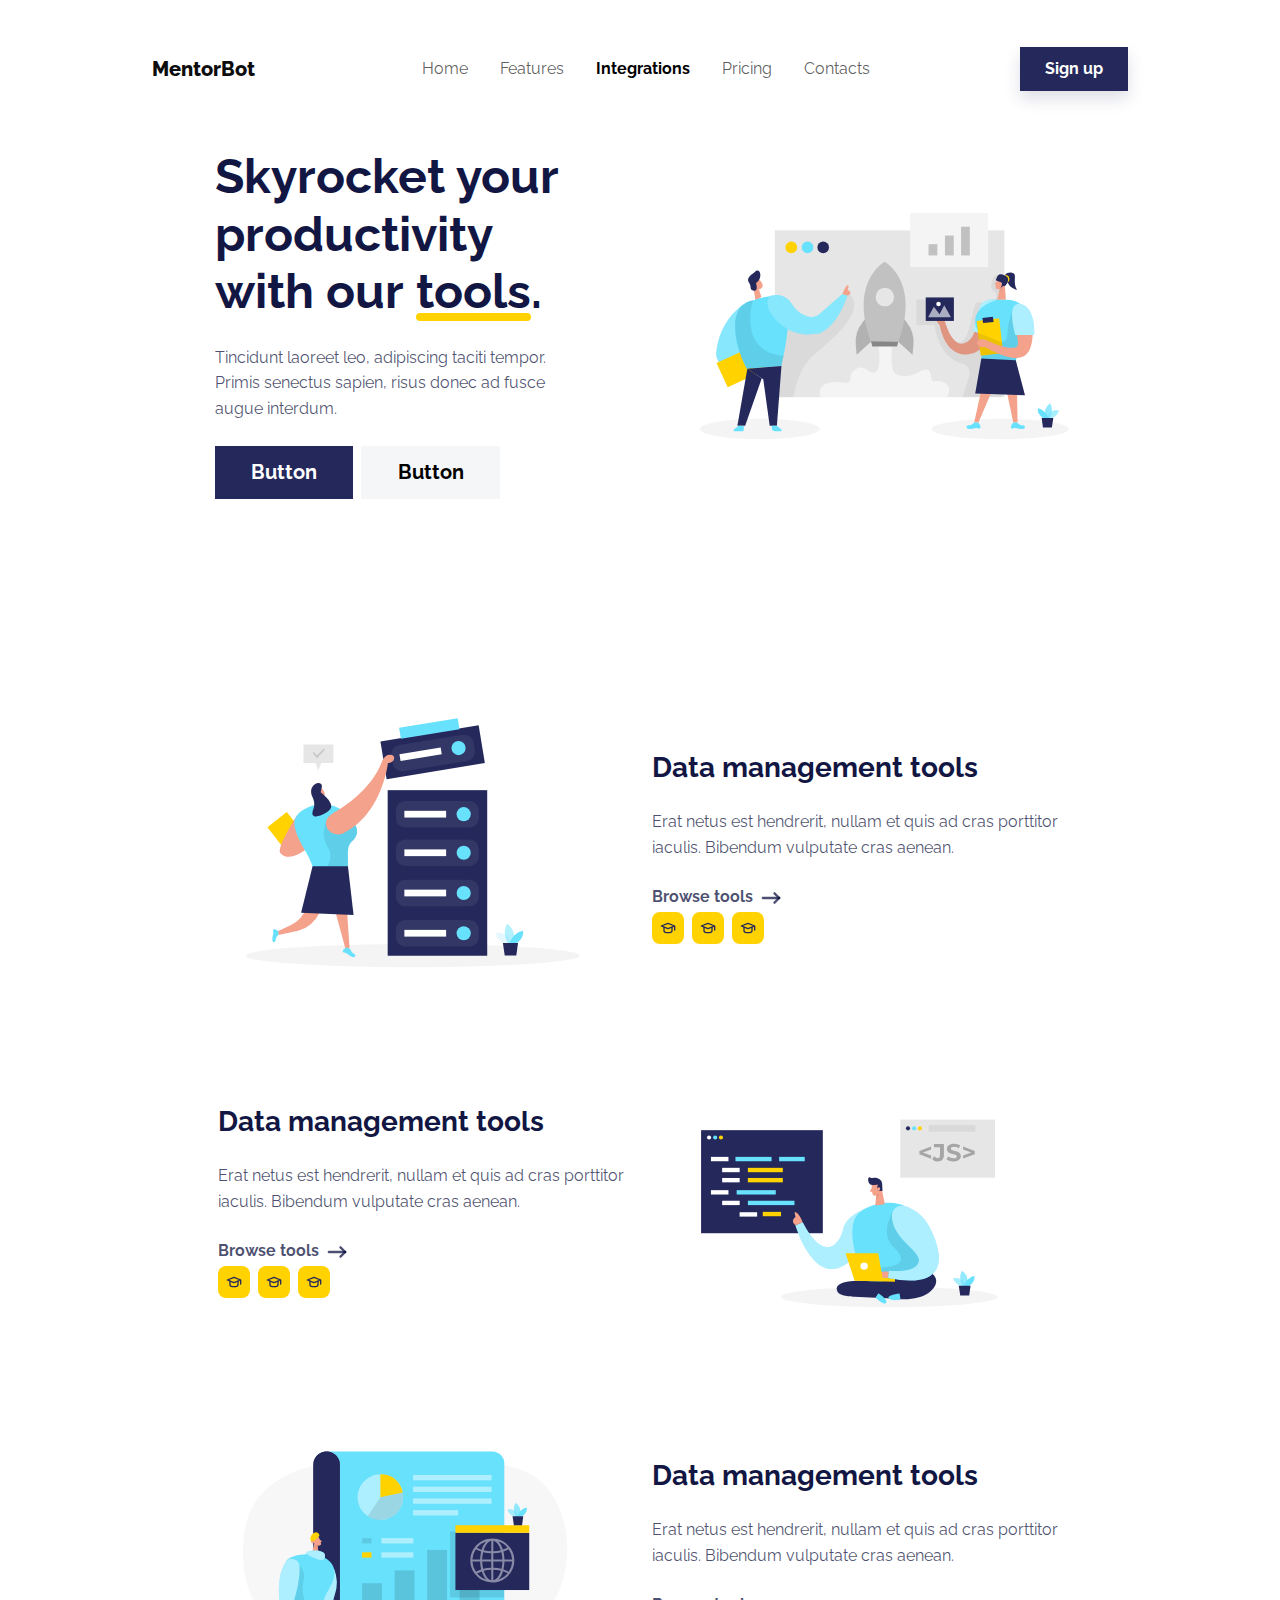
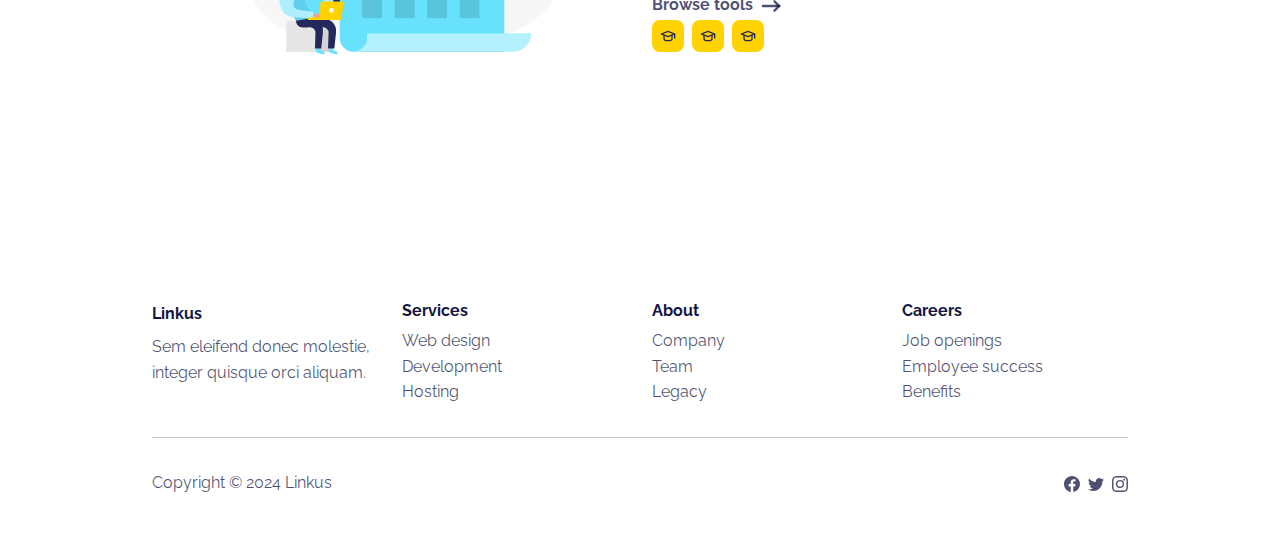
<file: integrations.html>
<!DOCTYPE html><html data-bs-theme="light" lang="en"><head><meta charset="utf-8"><meta name="viewport" content="width=device-width, initial-scale=1.0, shrink-to-fit=no"><title>Integrations - Linkus</title><link rel="stylesheet" href="/assets/bootstrap/css/bootstrap.min.css?h=5fe79462834491b3bde4026987c3b88c"><link rel="stylesheet" href="/assets/css/styles.min.css?h=bc6b78636ac73dcd523ca270dee2a128"></head><body><!-- Start: Navbar Centered Links --><nav class="navbar navbar-expand-md fixed-top navbar-shrink py-3 navbar-light" id="mainNav"><div class="container"><a class="navbar-brand d-flex align-items-center" href="/"><span><br><strong><span style="color: rgb(13, 13, 13);">MentorBot</span></strong><br><br></span></a><button data-bs-toggle="collapse" class="navbar-toggler" data-bs-target="#navcol-1"><span class="visually-hidden">Toggle navigation</span><span class="navbar-toggler-icon"></span></button><div class="collapse navbar-collapse" id="navcol-1"><ul class="navbar-nav mx-auto"><li class="nav-item"><a class="nav-link" href="/index.html">Home</a></li><li class="nav-item"><a class="nav-link" href="/features.html">Features</a></li><li class="nav-item"><a class="nav-link active" href="/integrations.html">Integrations</a></li><li class="nav-item"><a class="nav-link" href="/pricing.html">Pricing</a></li><li class="nav-item"><a class="nav-link" href="/contacts.html">Contacts</a></li></ul><a class="btn btn-primary shadow" role="button" href="signup.html">Sign up</a></div></div></nav><!-- End: Navbar Centered Links --><!-- Start: Hero Grid --><section class="py-5 mt-5"><!-- Start: Hero Clean Reverse --><div class="container py-4 py-xl-5"><div class="row gy-4 gy-md-0"><div class="col-md-6 text-center text-md-start d-flex d-sm-flex d-md-flex justify-content-center align-items-center justify-content-md-start align-items-md-center justify-content-xl-center"><div style="max-width: 350px;"><h1 class="display-5 fw-bold mb-4">Skyrocket your productivity with our&nbsp;<span class="underline">tools</span>.</h1><p class="text-muted my-4">Tincidunt laoreet leo, adipiscing taciti tempor. Primis senectus sapien, risus donec ad fusce augue interdum.</p><a class="btn btn-primary btn-lg me-2" role="button" href="#">Button</a><a class="btn btn-light btn-lg" role="button" href="#">Button</a></div></div><div class="col-md-6"><div><img class="rounded img-fluid w-100 fit-cover" style="min-height: 300px;" src="/assets/img/illustrations/startup.svg?h=bd2b171f88c19ebbeec0b05e852bfefb"></div></div></div></div><!-- End: Hero Clean Reverse --></section><!-- End: Hero Grid --><section class="py-5"><!-- Start: Features Cards --><div class="container py-5"><div class="row row-cols-1 row-cols-md-2 mx-auto" style="max-width: 900px;"><div class="col mb-5"><img class="rounded img-fluid" src="/assets/img/illustrations/data-management.svg?h=f9e8d7ce05be9b4c475951324c08ab83"></div><div class="col d-md-flex align-items-md-end align-items-lg-center mb-5"><div><h5 class="fs-3 fw-bold mb-4">Data management&nbsp;tools</h5><p class="text-muted mb-4">Erat netus est hendrerit, nullam et quis ad cras porttitor iaculis. Bibendum vulputate cras aenean.</p><a class="fw-bold mb-3" href="#">Browse tools&nbsp;<svg xmlns="http://www.w3.org/2000/svg" width="1em" height="1em" viewBox="0 0 24 24" stroke-width="2" stroke="currentColor" fill="none" stroke-linecap="round" stroke-linejoin="round" class="icon icon-tabler icon-tabler-arrow-narrow-right fs-3">
  <path stroke="none" d="M0 0h24v24H0z" fill="none"></path>
  <line x1="5" y1="12" x2="19" y2="12"></line>
  <line x1="15" y1="16" x2="19" y2="12"></line>
  <line x1="15" y1="8" x2="19" y2="12"></line>
</svg></a><div class="d-flex"><div class="bs-icon-sm bs-icon-rounded bs-icon-secondary d-flex flex-shrink-0 justify-content-center align-items-center d-inline-block bs-icon me-2"><svg xmlns="http://www.w3.org/2000/svg" width="1em" height="1em" viewBox="0 0 24 24" stroke-width="2" stroke="currentColor" fill="none" stroke-linecap="round" stroke-linejoin="round" class="icon icon-tabler icon-tabler-school">
  <path stroke="none" d="M0 0h24v24H0z" fill="none"></path>
  <path d="M22 9l-10 -4l-10 4l10 4l10 -4v6"></path>
  <path d="M6 10.6v5.4a6 3 0 0 0 12 0v-5.4"></path>
</svg></div><div class="bs-icon-sm bs-icon-rounded bs-icon-secondary d-flex flex-shrink-0 justify-content-center align-items-center d-inline-block bs-icon me-2"><svg xmlns="http://www.w3.org/2000/svg" width="1em" height="1em" viewBox="0 0 24 24" stroke-width="2" stroke="currentColor" fill="none" stroke-linecap="round" stroke-linejoin="round" class="icon icon-tabler icon-tabler-school">
  <path stroke="none" d="M0 0h24v24H0z" fill="none"></path>
  <path d="M22 9l-10 -4l-10 4l10 4l10 -4v6"></path>
  <path d="M6 10.6v5.4a6 3 0 0 0 12 0v-5.4"></path>
</svg></div><div class="bs-icon-sm bs-icon-rounded bs-icon-secondary d-flex flex-shrink-0 justify-content-center align-items-center d-inline-block bs-icon me-2"><svg xmlns="http://www.w3.org/2000/svg" width="1em" height="1em" viewBox="0 0 24 24" stroke-width="2" stroke="currentColor" fill="none" stroke-linecap="round" stroke-linejoin="round" class="icon icon-tabler icon-tabler-school">
  <path stroke="none" d="M0 0h24v24H0z" fill="none"></path>
  <path d="M22 9l-10 -4l-10 4l10 4l10 -4v6"></path>
  <path d="M6 10.6v5.4a6 3 0 0 0 12 0v-5.4"></path>
</svg></div></div></div></div></div><div class="row row-cols-1 row-cols-md-2 mx-auto" style="max-width: 900px;"><div class="col order-md-last mb-5"><img class="rounded img-fluid" src="/assets/img/illustrations/javascript.svg?h=eafecf9f73d4396002873811619dadf5"></div><div class="col d-md-flex align-items-md-end align-items-lg-center mb-5"><div class="ms-md-3"><h5 class="fs-3 fw-bold mb-4">Data management&nbsp;tools</h5><p class="text-muted mb-4">Erat netus est hendrerit, nullam et quis ad cras porttitor iaculis. Bibendum vulputate cras aenean.</p><a class="fw-bold" href="#">Browse tools&nbsp;<svg xmlns="http://www.w3.org/2000/svg" width="1em" height="1em" viewBox="0 0 24 24" stroke-width="2" stroke="currentColor" fill="none" stroke-linecap="round" stroke-linejoin="round" class="icon icon-tabler icon-tabler-arrow-narrow-right fs-3">
  <path stroke="none" d="M0 0h24v24H0z" fill="none"></path>
  <line x1="5" y1="12" x2="19" y2="12"></line>
  <line x1="15" y1="16" x2="19" y2="12"></line>
  <line x1="15" y1="8" x2="19" y2="12"></line>
</svg></a><div class="d-flex"><div class="bs-icon-sm bs-icon-rounded bs-icon-secondary d-flex flex-shrink-0 justify-content-center align-items-center d-inline-block bs-icon me-2"><svg xmlns="http://www.w3.org/2000/svg" width="1em" height="1em" viewBox="0 0 24 24" stroke-width="2" stroke="currentColor" fill="none" stroke-linecap="round" stroke-linejoin="round" class="icon icon-tabler icon-tabler-school">
  <path stroke="none" d="M0 0h24v24H0z" fill="none"></path>
  <path d="M22 9l-10 -4l-10 4l10 4l10 -4v6"></path>
  <path d="M6 10.6v5.4a6 3 0 0 0 12 0v-5.4"></path>
</svg></div><div class="bs-icon-sm bs-icon-rounded bs-icon-secondary d-flex flex-shrink-0 justify-content-center align-items-center d-inline-block bs-icon me-2"><svg xmlns="http://www.w3.org/2000/svg" width="1em" height="1em" viewBox="0 0 24 24" stroke-width="2" stroke="currentColor" fill="none" stroke-linecap="round" stroke-linejoin="round" class="icon icon-tabler icon-tabler-school">
  <path stroke="none" d="M0 0h24v24H0z" fill="none"></path>
  <path d="M22 9l-10 -4l-10 4l10 4l10 -4v6"></path>
  <path d="M6 10.6v5.4a6 3 0 0 0 12 0v-5.4"></path>
</svg></div><div class="bs-icon-sm bs-icon-rounded bs-icon-secondary d-flex flex-shrink-0 justify-content-center align-items-center d-inline-block bs-icon me-2"><svg xmlns="http://www.w3.org/2000/svg" width="1em" height="1em" viewBox="0 0 24 24" stroke-width="2" stroke="currentColor" fill="none" stroke-linecap="round" stroke-linejoin="round" class="icon icon-tabler icon-tabler-school">
  <path stroke="none" d="M0 0h24v24H0z" fill="none"></path>
  <path d="M22 9l-10 -4l-10 4l10 4l10 -4v6"></path>
  <path d="M6 10.6v5.4a6 3 0 0 0 12 0v-5.4"></path>
</svg></div></div></div></div></div><div class="row row-cols-1 row-cols-md-2 mx-auto" style="max-width: 900px;"><div class="col mb-5"><img class="rounded img-fluid" src="/assets/img/illustrations/report.svg?h=a384f0b462eb4b0ee8a06da50af2cd10"></div><div class="col d-md-flex align-items-md-end align-items-lg-center mb-5"><div><h5 class="fs-3 fw-bold mb-4">Data management&nbsp;tools</h5><p class="text-muted mb-4">Erat netus est hendrerit, nullam et quis ad cras porttitor iaculis. Bibendum vulputate cras aenean.</p><a class="fw-bold" href="#">Browse tools&nbsp;<svg xmlns="http://www.w3.org/2000/svg" width="1em" height="1em" viewBox="0 0 24 24" stroke-width="2" stroke="currentColor" fill="none" stroke-linecap="round" stroke-linejoin="round" class="icon icon-tabler icon-tabler-arrow-narrow-right fs-3">
  <path stroke="none" d="M0 0h24v24H0z" fill="none"></path>
  <line x1="5" y1="12" x2="19" y2="12"></line>
  <line x1="15" y1="16" x2="19" y2="12"></line>
  <line x1="15" y1="8" x2="19" y2="12"></line>
</svg></a><div class="d-flex"><div class="bs-icon-sm bs-icon-rounded bs-icon-secondary d-flex flex-shrink-0 justify-content-center align-items-center d-inline-block bs-icon me-2"><svg xmlns="http://www.w3.org/2000/svg" width="1em" height="1em" viewBox="0 0 24 24" stroke-width="2" stroke="currentColor" fill="none" stroke-linecap="round" stroke-linejoin="round" class="icon icon-tabler icon-tabler-school">
  <path stroke="none" d="M0 0h24v24H0z" fill="none"></path>
  <path d="M22 9l-10 -4l-10 4l10 4l10 -4v6"></path>
  <path d="M6 10.6v5.4a6 3 0 0 0 12 0v-5.4"></path>
</svg></div><div class="bs-icon-sm bs-icon-rounded bs-icon-secondary d-flex flex-shrink-0 justify-content-center align-items-center d-inline-block bs-icon me-2"><svg xmlns="http://www.w3.org/2000/svg" width="1em" height="1em" viewBox="0 0 24 24" stroke-width="2" stroke="currentColor" fill="none" stroke-linecap="round" stroke-linejoin="round" class="icon icon-tabler icon-tabler-school">
  <path stroke="none" d="M0 0h24v24H0z" fill="none"></path>
  <path d="M22 9l-10 -4l-10 4l10 4l10 -4v6"></path>
  <path d="M6 10.6v5.4a6 3 0 0 0 12 0v-5.4"></path>
</svg></div><div class="bs-icon-sm bs-icon-rounded bs-icon-secondary d-flex flex-shrink-0 justify-content-center align-items-center d-inline-block bs-icon me-2"><svg xmlns="http://www.w3.org/2000/svg" width="1em" height="1em" viewBox="0 0 24 24" stroke-width="2" stroke="currentColor" fill="none" stroke-linecap="round" stroke-linejoin="round" class="icon icon-tabler icon-tabler-school">
  <path stroke="none" d="M0 0h24v24H0z" fill="none"></path>
  <path d="M22 9l-10 -4l-10 4l10 4l10 -4v6"></path>
  <path d="M6 10.6v5.4a6 3 0 0 0 12 0v-5.4"></path>
</svg></div></div></div></div></div></div><!-- End: Features Cards --></section><!-- Start: Footer Multi Column --><footer><div class="container py-4 py-lg-5"><div class="row row-cols-2 row-cols-md-4"><!-- Start: Social Icons --><div class="col-12 col-md-3"><div class="fw-bold d-flex align-items-center mb-2"><span>Linkus</span></div><p class="text-muted">Sem eleifend donec molestie, integer quisque orci aliquam.</p></div><!-- End: Social Icons --><!-- Start: Services --><div class="col-sm-4 col-md-3 text-lg-start d-flex flex-column"><h3 class="fs-6 fw-bold">Services</h3><ul class="list-unstyled"><li><a href="#">Web design</a></li><li><a href="#">Development</a></li><li><a href="#">Hosting</a></li></ul></div><!-- End: Services --><!-- Start: About --><div class="col-sm-4 col-md-3 text-lg-start d-flex flex-column"><h3 class="fs-6 fw-bold">About</h3><ul class="list-unstyled"><li><a href="#">Company</a></li><li><a href="#">Team</a></li><li><a href="#">Legacy</a></li></ul></div><!-- End: About --><!-- Start: Careers --><div class="col-sm-4 col-md-3 text-lg-start d-flex flex-column"><h3 class="fs-6 fw-bold">Careers</h3><ul class="list-unstyled"><li><a href="#">Job openings</a></li><li><a href="#">Employee success</a></li><li><a href="#">Benefits</a></li></ul></div><!-- End: Careers --></div><hr><div class="text-muted d-flex justify-content-between align-items-center pt-3"><p class="mb-0">Copyright © 2024 Linkus</p><ul class="list-inline mb-0"><li class="list-inline-item"><svg xmlns="http://www.w3.org/2000/svg" width="1em" height="1em" fill="currentColor" viewBox="0 0 16 16" class="bi bi-facebook">
  <path d="M16 8.049c0-4.446-3.582-8.05-8-8.05C3.58 0-.002 3.603-.002 8.05c0 4.017 2.926 7.347 6.75 7.951v-5.625h-2.03V8.05H6.75V6.275c0-2.017 1.195-3.131 3.022-3.131.876 0 1.791.157 1.791.157v1.98h-1.009c-.993 0-1.303.621-1.303 1.258v1.51h2.218l-.354 2.326H9.25V16c3.824-.604 6.75-3.934 6.75-7.951z"></path>
</svg></li><li class="list-inline-item"><svg xmlns="http://www.w3.org/2000/svg" width="1em" height="1em" fill="currentColor" viewBox="0 0 16 16" class="bi bi-twitter">
  <path d="M5.026 15c6.038 0 9.341-5.003 9.341-9.334 0-.14 0-.282-.006-.422A6.685 6.685 0 0 0 16 3.542a6.658 6.658 0 0 1-1.889.518 3.301 3.301 0 0 0 1.447-1.817 6.533 6.533 0 0 1-2.087.793A3.286 3.286 0 0 0 7.875 6.03a9.325 9.325 0 0 1-6.767-3.429 3.289 3.289 0 0 0 1.018 4.382A3.323 3.323 0 0 1 .64 6.575v.045a3.288 3.288 0 0 0 2.632 3.218 3.203 3.203 0 0 1-.865.115 3.23 3.23 0 0 1-.614-.057 3.283 3.283 0 0 0 3.067 2.277A6.588 6.588 0 0 1 .78 13.58a6.32 6.32 0 0 1-.78-.045A9.344 9.344 0 0 0 5.026 15z"></path>
</svg></li><li class="list-inline-item"><svg xmlns="http://www.w3.org/2000/svg" width="1em" height="1em" fill="currentColor" viewBox="0 0 16 16" class="bi bi-instagram">
  <path d="M8 0C5.829 0 5.556.01 4.703.048 3.85.088 3.269.222 2.76.42a3.917 3.917 0 0 0-1.417.923A3.927 3.927 0 0 0 .42 2.76C.222 3.268.087 3.85.048 4.7.01 5.555 0 5.827 0 8.001c0 2.172.01 2.444.048 3.297.04.852.174 1.433.372 1.942.205.526.478.972.923 1.417.444.445.89.719 1.416.923.51.198 1.09.333 1.942.372C5.555 15.99 5.827 16 8 16s2.444-.01 3.298-.048c.851-.04 1.434-.174 1.943-.372a3.916 3.916 0 0 0 1.416-.923c.445-.445.718-.891.923-1.417.197-.509.332-1.09.372-1.942C15.99 10.445 16 10.173 16 8s-.01-2.445-.048-3.299c-.04-.851-.175-1.433-.372-1.941a3.926 3.926 0 0 0-.923-1.417A3.911 3.911 0 0 0 13.24.42c-.51-.198-1.092-.333-1.943-.372C10.443.01 10.172 0 7.998 0h.003zm-.717 1.442h.718c2.136 0 2.389.007 3.232.046.78.035 1.204.166 1.486.275.373.145.64.319.92.599.28.28.453.546.598.92.11.281.24.705.275 1.485.039.843.047 1.096.047 3.231s-.008 2.389-.047 3.232c-.035.78-.166 1.203-.275 1.485a2.47 2.47 0 0 1-.599.919c-.28.28-.546.453-.92.598-.28.11-.704.24-1.485.276-.843.038-1.096.047-3.232.047s-2.39-.009-3.233-.047c-.78-.036-1.203-.166-1.485-.276a2.478 2.478 0 0 1-.92-.598 2.48 2.48 0 0 1-.6-.92c-.109-.281-.24-.705-.275-1.485-.038-.843-.046-1.096-.046-3.233 0-2.136.008-2.388.046-3.231.036-.78.166-1.204.276-1.486.145-.373.319-.64.599-.92.28-.28.546-.453.92-.598.282-.11.705-.24 1.485-.276.738-.034 1.024-.044 2.515-.045v.002zm4.988 1.328a.96.96 0 1 0 0 1.92.96.96 0 0 0 0-1.92zm-4.27 1.122a4.109 4.109 0 1 0 0 8.217 4.109 4.109 0 0 0 0-8.217zm0 1.441a2.667 2.667 0 1 1 0 5.334 2.667 2.667 0 0 1 0-5.334z"></path>
</svg></li></ul></div></div></footer><!-- End: Footer Multi Column --><script src="https://cdn.jsdelivr.net/npm/bootstrap@5.3.2/dist/js/bootstrap.bundle.min.js"></script><script src="/assets/js/script.min.js?h=4b1f99f2e8ff6ac8a7c04891f6b7129c"></script></body></html>
</file>
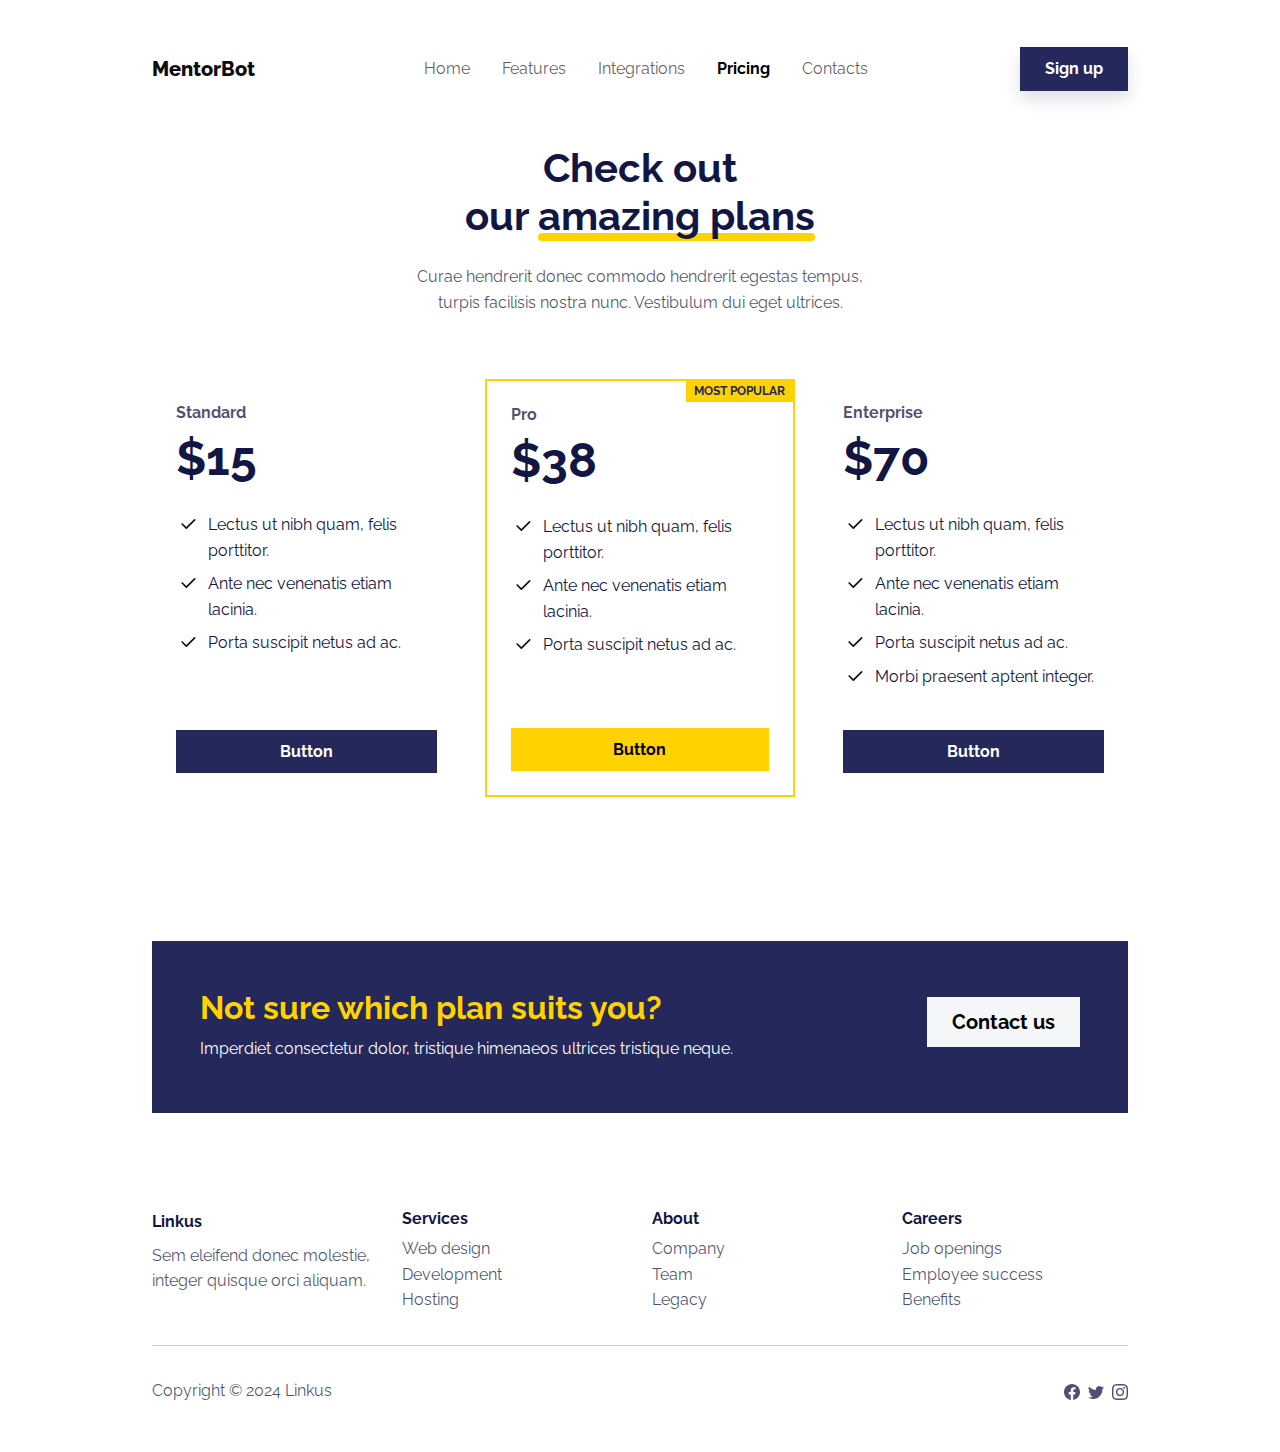
<file: pricing.html>
<!DOCTYPE html><html data-bs-theme="light" lang="en"><head><meta charset="utf-8"><meta name="viewport" content="width=device-width, initial-scale=1.0, shrink-to-fit=no"><title>Pricing - Linkus</title><link rel="stylesheet" href="/assets/bootstrap/css/bootstrap.min.css?h=5fe79462834491b3bde4026987c3b88c"><link rel="stylesheet" href="/assets/css/styles.min.css?h=bc6b78636ac73dcd523ca270dee2a128"></head><body><!-- Start: Navbar Centered Links --><nav class="navbar navbar-expand-md fixed-top navbar-shrink py-3 navbar-light" id="mainNav"><div class="container"><a class="navbar-brand d-flex align-items-center" href="/"><span><br><strong><span style="color: rgb(13, 13, 13);">MentorBot</span></strong><br><br></span></a><button data-bs-toggle="collapse" class="navbar-toggler" data-bs-target="#navcol-1"><span class="visually-hidden">Toggle navigation</span><span class="navbar-toggler-icon"></span></button><div class="collapse navbar-collapse" id="navcol-1"><ul class="navbar-nav mx-auto"><li class="nav-item"><a class="nav-link" href="/index.html">Home</a></li><li class="nav-item"><a class="nav-link" href="/features.html">Features</a></li><li class="nav-item"><a class="nav-link" href="/integrations.html">Integrations</a></li><li class="nav-item"><a class="nav-link active" href="/pricing.html">Pricing</a></li><li class="nav-item"><a class="nav-link" href="/contacts.html">Contacts</a></li></ul><a class="btn btn-primary shadow" role="button" href="signup.html">Sign up</a></div></div></nav><!-- End: Navbar Centered Links --><section class="py-5 mt-5"><!-- Start: Pricing Clean --><div class="container py-4 py-xl-5"><div class="row mb-5"><div class="col-md-8 col-xl-6 text-center mx-auto"><h2 class="display-6 fw-bold mb-4">Check out<br>our <span class="underline">amazing plans</span></h2><p class="text-muted">Curae hendrerit donec commodo hendrerit egestas tempus, turpis facilisis nostra nunc. Vestibulum dui eget ultrices.</p></div></div><div class="row gy-4 row-cols-1 row-cols-md-2 row-cols-lg-3"><div class="col"><div class="card border-0 h-100"><div class="card-body d-flex flex-column justify-content-between p-4"><div><h6 class="fw-bold text-muted">Standard</h6><h4 class="display-5 fw-bold mb-4">$15</h4><ul class="list-unstyled"><li class="d-flex mb-2"><span class="bs-icon-xs bs-icon-rounded bs-icon me-2"><svg xmlns="http://www.w3.org/2000/svg" width="1em" height="1em" viewBox="0 0 24 24" stroke-width="2" stroke="currentColor" fill="none" stroke-linecap="round" stroke-linejoin="round" class="icon icon-tabler icon-tabler-check fs-5 text-primary-emphasis">
  <path stroke="none" d="M0 0h24v24H0z" fill="none"></path>
  <path d="M5 12l5 5l10 -10"></path>
</svg></span><span>Lectus ut nibh quam, felis porttitor.</span></li><li class="d-flex mb-2"><span class="bs-icon-xs bs-icon-rounded bs-icon me-2"><svg xmlns="http://www.w3.org/2000/svg" width="1em" height="1em" viewBox="0 0 24 24" stroke-width="2" stroke="currentColor" fill="none" stroke-linecap="round" stroke-linejoin="round" class="icon icon-tabler icon-tabler-check fs-5 text-primary-emphasis">
  <path stroke="none" d="M0 0h24v24H0z" fill="none"></path>
  <path d="M5 12l5 5l10 -10"></path>
</svg></span><span>Ante nec venenatis etiam lacinia.</span></li><li class="d-flex mb-2"><span class="bs-icon-xs bs-icon-rounded bs-icon me-2"><svg xmlns="http://www.w3.org/2000/svg" width="1em" height="1em" viewBox="0 0 24 24" stroke-width="2" stroke="currentColor" fill="none" stroke-linecap="round" stroke-linejoin="round" class="icon icon-tabler icon-tabler-check fs-5 text-primary-emphasis">
  <path stroke="none" d="M0 0h24v24H0z" fill="none"></path>
  <path d="M5 12l5 5l10 -10"></path>
</svg></span><span>Porta suscipit netus ad ac.</span></li></ul></div><a class="btn btn-primary" role="button" href="#">Button</a></div></div></div><div class="col"><div class="card border-warning border-2 h-100"><div class="card-body d-flex flex-column justify-content-between p-4"><span class="badge bg-warning position-absolute top-0 end-0 rounded-bottom-left text-uppercase text-primary">Most Popular</span><div><h6 class="fw-bold text-muted">Pro</h6><h4 class="display-5 fw-bold mb-4">$38</h4><ul class="list-unstyled"><li class="d-flex mb-2"><span class="bs-icon-xs bs-icon-rounded bs-icon me-2"><svg xmlns="http://www.w3.org/2000/svg" width="1em" height="1em" viewBox="0 0 24 24" stroke-width="2" stroke="currentColor" fill="none" stroke-linecap="round" stroke-linejoin="round" class="icon icon-tabler icon-tabler-check fs-5 text-primary-emphasis">
  <path stroke="none" d="M0 0h24v24H0z" fill="none"></path>
  <path d="M5 12l5 5l10 -10"></path>
</svg></span><span>Lectus ut nibh quam, felis porttitor.</span></li><li class="d-flex mb-2"><span class="bs-icon-xs bs-icon-rounded bs-icon me-2"><svg xmlns="http://www.w3.org/2000/svg" width="1em" height="1em" viewBox="0 0 24 24" stroke-width="2" stroke="currentColor" fill="none" stroke-linecap="round" stroke-linejoin="round" class="icon icon-tabler icon-tabler-check fs-5 text-primary-emphasis">
  <path stroke="none" d="M0 0h24v24H0z" fill="none"></path>
  <path d="M5 12l5 5l10 -10"></path>
</svg></span><span>Ante nec venenatis etiam lacinia.</span></li><li class="d-flex mb-2"><span class="bs-icon-xs bs-icon-rounded bs-icon me-2"><svg xmlns="http://www.w3.org/2000/svg" width="1em" height="1em" viewBox="0 0 24 24" stroke-width="2" stroke="currentColor" fill="none" stroke-linecap="round" stroke-linejoin="round" class="icon icon-tabler icon-tabler-check fs-5 text-primary-emphasis">
  <path stroke="none" d="M0 0h24v24H0z" fill="none"></path>
  <path d="M5 12l5 5l10 -10"></path>
</svg></span><span>Porta suscipit netus ad ac.</span></li></ul></div><a class="btn btn-warning" role="button" href="#">Button</a></div></div></div><div class="col"><div class="card border-0 h-100"><div class="card-body d-flex flex-column justify-content-between p-4"><div class="pb-4"><h6 class="fw-bold text-muted">Enterprise</h6><h4 class="display-5 fw-bold mb-4">$70</h4><ul class="list-unstyled"><li class="d-flex mb-2"><span class="bs-icon-xs bs-icon-rounded bs-icon me-2"><svg xmlns="http://www.w3.org/2000/svg" width="1em" height="1em" viewBox="0 0 24 24" stroke-width="2" stroke="currentColor" fill="none" stroke-linecap="round" stroke-linejoin="round" class="icon icon-tabler icon-tabler-check fs-5 text-primary-emphasis">
  <path stroke="none" d="M0 0h24v24H0z" fill="none"></path>
  <path d="M5 12l5 5l10 -10"></path>
</svg></span><span>Lectus ut nibh quam, felis porttitor.</span></li><li class="d-flex mb-2"><span class="bs-icon-xs bs-icon-rounded bs-icon me-2"><svg xmlns="http://www.w3.org/2000/svg" width="1em" height="1em" viewBox="0 0 24 24" stroke-width="2" stroke="currentColor" fill="none" stroke-linecap="round" stroke-linejoin="round" class="icon icon-tabler icon-tabler-check fs-5 text-primary-emphasis">
  <path stroke="none" d="M0 0h24v24H0z" fill="none"></path>
  <path d="M5 12l5 5l10 -10"></path>
</svg></span><span>Ante nec venenatis etiam lacinia.</span></li><li class="d-flex mb-2"><span class="bs-icon-xs bs-icon-rounded bs-icon me-2"><svg xmlns="http://www.w3.org/2000/svg" width="1em" height="1em" viewBox="0 0 24 24" stroke-width="2" stroke="currentColor" fill="none" stroke-linecap="round" stroke-linejoin="round" class="icon icon-tabler icon-tabler-check fs-5 text-primary-emphasis">
  <path stroke="none" d="M0 0h24v24H0z" fill="none"></path>
  <path d="M5 12l5 5l10 -10"></path>
</svg></span><span>Porta suscipit netus ad ac.</span></li><li class="d-flex mb-2"><span class="bs-icon-xs bs-icon-rounded bs-icon me-2"><svg xmlns="http://www.w3.org/2000/svg" width="1em" height="1em" viewBox="0 0 24 24" stroke-width="2" stroke="currentColor" fill="none" stroke-linecap="round" stroke-linejoin="round" class="icon icon-tabler icon-tabler-check fs-5 text-primary-emphasis">
  <path stroke="none" d="M0 0h24v24H0z" fill="none"></path>
  <path d="M5 12l5 5l10 -10"></path>
</svg></span><span>Morbi praesent aptent integer.</span></li></ul></div><a class="btn btn-primary" role="button" href="#">Button</a></div></div></div></div></div><!-- End: Pricing Clean --></section><!-- Start: Contact Us Banner --><section class="py-4 py-xl-5"><div class="container"><div class="text-white bg-primary border rounded border-0 border-primary d-flex flex-column justify-content-between flex-lg-row p-4 p-md-5"><div class="pb-2 pb-lg-1"><h2 class="fw-bold text-warning mb-2">Not sure which plan suits you?</h2><p class="mb-0">Imperdiet consectetur dolor, tristique himenaeos ultrices tristique neque.</p></div><div class="my-2"><a class="btn btn-light fs-5 py-2 px-4" role="button" href="/contacts.html">Contact us</a></div></div></div></section><!-- End: Contact Us Banner --><!-- Start: Footer Multi Column --><footer><div class="container py-4 py-lg-5"><div class="row row-cols-2 row-cols-md-4"><!-- Start: Social Icons --><div class="col-12 col-md-3"><div class="fw-bold d-flex align-items-center mb-2"><span>Linkus</span></div><p class="text-muted">Sem eleifend donec molestie, integer quisque orci aliquam.</p></div><!-- End: Social Icons --><!-- Start: Services --><div class="col-sm-4 col-md-3 text-lg-start d-flex flex-column"><h3 class="fs-6 fw-bold">Services</h3><ul class="list-unstyled"><li><a href="#">Web design</a></li><li><a href="#">Development</a></li><li><a href="#">Hosting</a></li></ul></div><!-- End: Services --><!-- Start: About --><div class="col-sm-4 col-md-3 text-lg-start d-flex flex-column"><h3 class="fs-6 fw-bold">About</h3><ul class="list-unstyled"><li><a href="#">Company</a></li><li><a href="#">Team</a></li><li><a href="#">Legacy</a></li></ul></div><!-- End: About --><!-- Start: Careers --><div class="col-sm-4 col-md-3 text-lg-start d-flex flex-column"><h3 class="fs-6 fw-bold">Careers</h3><ul class="list-unstyled"><li><a href="#">Job openings</a></li><li><a href="#">Employee success</a></li><li><a href="#">Benefits</a></li></ul></div><!-- End: Careers --></div><hr><div class="text-muted d-flex justify-content-between align-items-center pt-3"><p class="mb-0">Copyright © 2024 Linkus</p><ul class="list-inline mb-0"><li class="list-inline-item"><svg xmlns="http://www.w3.org/2000/svg" width="1em" height="1em" fill="currentColor" viewBox="0 0 16 16" class="bi bi-facebook">
  <path d="M16 8.049c0-4.446-3.582-8.05-8-8.05C3.58 0-.002 3.603-.002 8.05c0 4.017 2.926 7.347 6.75 7.951v-5.625h-2.03V8.05H6.75V6.275c0-2.017 1.195-3.131 3.022-3.131.876 0 1.791.157 1.791.157v1.98h-1.009c-.993 0-1.303.621-1.303 1.258v1.51h2.218l-.354 2.326H9.25V16c3.824-.604 6.75-3.934 6.75-7.951z"></path>
</svg></li><li class="list-inline-item"><svg xmlns="http://www.w3.org/2000/svg" width="1em" height="1em" fill="currentColor" viewBox="0 0 16 16" class="bi bi-twitter">
  <path d="M5.026 15c6.038 0 9.341-5.003 9.341-9.334 0-.14 0-.282-.006-.422A6.685 6.685 0 0 0 16 3.542a6.658 6.658 0 0 1-1.889.518 3.301 3.301 0 0 0 1.447-1.817 6.533 6.533 0 0 1-2.087.793A3.286 3.286 0 0 0 7.875 6.03a9.325 9.325 0 0 1-6.767-3.429 3.289 3.289 0 0 0 1.018 4.382A3.323 3.323 0 0 1 .64 6.575v.045a3.288 3.288 0 0 0 2.632 3.218 3.203 3.203 0 0 1-.865.115 3.23 3.23 0 0 1-.614-.057 3.283 3.283 0 0 0 3.067 2.277A6.588 6.588 0 0 1 .78 13.58a6.32 6.32 0 0 1-.78-.045A9.344 9.344 0 0 0 5.026 15z"></path>
</svg></li><li class="list-inline-item"><svg xmlns="http://www.w3.org/2000/svg" width="1em" height="1em" fill="currentColor" viewBox="0 0 16 16" class="bi bi-instagram">
  <path d="M8 0C5.829 0 5.556.01 4.703.048 3.85.088 3.269.222 2.76.42a3.917 3.917 0 0 0-1.417.923A3.927 3.927 0 0 0 .42 2.76C.222 3.268.087 3.85.048 4.7.01 5.555 0 5.827 0 8.001c0 2.172.01 2.444.048 3.297.04.852.174 1.433.372 1.942.205.526.478.972.923 1.417.444.445.89.719 1.416.923.51.198 1.09.333 1.942.372C5.555 15.99 5.827 16 8 16s2.444-.01 3.298-.048c.851-.04 1.434-.174 1.943-.372a3.916 3.916 0 0 0 1.416-.923c.445-.445.718-.891.923-1.417.197-.509.332-1.09.372-1.942C15.99 10.445 16 10.173 16 8s-.01-2.445-.048-3.299c-.04-.851-.175-1.433-.372-1.941a3.926 3.926 0 0 0-.923-1.417A3.911 3.911 0 0 0 13.24.42c-.51-.198-1.092-.333-1.943-.372C10.443.01 10.172 0 7.998 0h.003zm-.717 1.442h.718c2.136 0 2.389.007 3.232.046.78.035 1.204.166 1.486.275.373.145.64.319.92.599.28.28.453.546.598.92.11.281.24.705.275 1.485.039.843.047 1.096.047 3.231s-.008 2.389-.047 3.232c-.035.78-.166 1.203-.275 1.485a2.47 2.47 0 0 1-.599.919c-.28.28-.546.453-.92.598-.28.11-.704.24-1.485.276-.843.038-1.096.047-3.232.047s-2.39-.009-3.233-.047c-.78-.036-1.203-.166-1.485-.276a2.478 2.478 0 0 1-.92-.598 2.48 2.48 0 0 1-.6-.92c-.109-.281-.24-.705-.275-1.485-.038-.843-.046-1.096-.046-3.233 0-2.136.008-2.388.046-3.231.036-.78.166-1.204.276-1.486.145-.373.319-.64.599-.92.28-.28.546-.453.92-.598.282-.11.705-.24 1.485-.276.738-.034 1.024-.044 2.515-.045v.002zm4.988 1.328a.96.96 0 1 0 0 1.92.96.96 0 0 0 0-1.92zm-4.27 1.122a4.109 4.109 0 1 0 0 8.217 4.109 4.109 0 0 0 0-8.217zm0 1.441a2.667 2.667 0 1 1 0 5.334 2.667 2.667 0 0 1 0-5.334z"></path>
</svg></li></ul></div></div></footer><!-- End: Footer Multi Column --><script src="https://cdn.jsdelivr.net/npm/bootstrap@5.3.2/dist/js/bootstrap.bundle.min.js"></script><script src="/assets/js/script.min.js?h=4b1f99f2e8ff6ac8a7c04891f6b7129c"></script></body></html>
</file>
<file: assets/css/styles.min.css>
@font-face{font-family:Raleway;src:url(/assets/fonts/1Ptsg8zYS_SKggPNyCg4QIFqPfE.woff2?h=2cbeebd8af383eeb7b048a81fbaa5845) format('woff2');font-weight:300;font-style:italic;font-display:swap;unicode-range:U+0460-052F,U+1C80-1C88,U+20B4,U+2DE0-2DFF,U+A640-A69F,U+FE2E-FE2F}@font-face{font-family:Raleway;src:url(/assets/fonts/1Ptsg8zYS_SKggPNyCg4SYFqPfE.woff2?h=2cbeebd8af383eeb7b048a81fbaa5845) format('woff2');font-weight:300;font-style:italic;font-display:swap;unicode-range:U+0301,U+0400-045F,U+0490-0491,U+04B0-04B1,U+2116}@font-face{font-family:Raleway;src:url(/assets/fonts/1Ptsg8zYS_SKggPNyCg4QoFqPfE.woff2?h=2cbeebd8af383eeb7b048a81fbaa5845) format('woff2');font-weight:300;font-style:italic;font-display:swap;unicode-range:U+0102-0103,U+0110-0111,U+0128-0129,U+0168-0169,U+01A0-01A1,U+01AF-01B0,U+0300-0301,U+0303-0304,U+0308-0309,U+0323,U+0329,U+1EA0-1EF9,U+20AB}@font-face{font-family:Raleway;src:url(/assets/fonts/1Ptsg8zYS_SKggPNyCg4Q4FqPfE.woff2?h=2cbeebd8af383eeb7b048a81fbaa5845) format('woff2');font-weight:300;font-style:italic;font-display:swap;unicode-range:U+0100-02AF,U+0304,U+0308,U+0329,U+1E00-1E9F,U+1EF2-1EFF,U+2020,U+20A0-20AB,U+20AD-20C0,U+2113,U+2C60-2C7F,U+A720-A7FF}@font-face{font-family:Raleway;src:url(/assets/fonts/1Ptsg8zYS_SKggPNyCg4TYFq.woff2?h=2cbeebd8af383eeb7b048a81fbaa5845) format('woff2');font-weight:300;font-style:italic;font-display:swap;unicode-range:U+0000-00FF,U+0131,U+0152-0153,U+02BB-02BC,U+02C6,U+02DA,U+02DC,U+0304,U+0308,U+0329,U+2000-206F,U+2074,U+20AC,U+2122,U+2191,U+2193,U+2212,U+2215,U+FEFF,U+FFFD}@font-face{font-family:Raleway;src:url(/assets/fonts/1Ptsg8zYS_SKggPNyCg4QIFqPfE.woff2?h=2cbeebd8af383eeb7b048a81fbaa5845) format('woff2');font-weight:400;font-style:italic;font-display:swap;unicode-range:U+0460-052F,U+1C80-1C88,U+20B4,U+2DE0-2DFF,U+A640-A69F,U+FE2E-FE2F}@font-face{font-family:Raleway;src:url(/assets/fonts/1Ptsg8zYS_SKggPNyCg4SYFqPfE.woff2?h=2cbeebd8af383eeb7b048a81fbaa5845) format('woff2');font-weight:400;font-style:italic;font-display:swap;unicode-range:U+0301,U+0400-045F,U+0490-0491,U+04B0-04B1,U+2116}@font-face{font-family:Raleway;src:url(/assets/fonts/1Ptsg8zYS_SKggPNyCg4QoFqPfE.woff2?h=2cbeebd8af383eeb7b048a81fbaa5845) format('woff2');font-weight:400;font-style:italic;font-display:swap;unicode-range:U+0102-0103,U+0110-0111,U+0128-0129,U+0168-0169,U+01A0-01A1,U+01AF-01B0,U+0300-0301,U+0303-0304,U+0308-0309,U+0323,U+0329,U+1EA0-1EF9,U+20AB}@font-face{font-family:Raleway;src:url(/assets/fonts/1Ptsg8zYS_SKggPNyCg4Q4FqPfE.woff2?h=2cbeebd8af383eeb7b048a81fbaa5845) format('woff2');font-weight:400;font-style:italic;font-display:swap;unicode-range:U+0100-02AF,U+0304,U+0308,U+0329,U+1E00-1E9F,U+1EF2-1EFF,U+2020,U+20A0-20AB,U+20AD-20C0,U+2113,U+2C60-2C7F,U+A720-A7FF}@font-face{font-family:Raleway;src:url(/assets/fonts/1Ptsg8zYS_SKggPNyCg4TYFq.woff2?h=2cbeebd8af383eeb7b048a81fbaa5845) format('woff2');font-weight:400;font-style:italic;font-display:swap;unicode-range:U+0000-00FF,U+0131,U+0152-0153,U+02BB-02BC,U+02C6,U+02DA,U+02DC,U+0304,U+0308,U+0329,U+2000-206F,U+2074,U+20AC,U+2122,U+2191,U+2193,U+2212,U+2215,U+FEFF,U+FFFD}@font-face{font-family:Raleway;src:url(/assets/fonts/1Ptsg8zYS_SKggPNyCg4QIFqPfE.woff2?h=2cbeebd8af383eeb7b048a81fbaa5845) format('woff2');font-weight:600;font-style:italic;font-display:swap;unicode-range:U+0460-052F,U+1C80-1C88,U+20B4,U+2DE0-2DFF,U+A640-A69F,U+FE2E-FE2F}@font-face{font-family:Raleway;src:url(/assets/fonts/1Ptsg8zYS_SKggPNyCg4SYFqPfE.woff2?h=2cbeebd8af383eeb7b048a81fbaa5845) format('woff2');font-weight:600;font-style:italic;font-display:swap;unicode-range:U+0301,U+0400-045F,U+0490-0491,U+04B0-04B1,U+2116}@font-face{font-family:Raleway;src:url(/assets/fonts/1Ptsg8zYS_SKggPNyCg4QoFqPfE.woff2?h=2cbeebd8af383eeb7b048a81fbaa5845) format('woff2');font-weight:600;font-style:italic;font-display:swap;unicode-range:U+0102-0103,U+0110-0111,U+0128-0129,U+0168-0169,U+01A0-01A1,U+01AF-01B0,U+0300-0301,U+0303-0304,U+0308-0309,U+0323,U+0329,U+1EA0-1EF9,U+20AB}@font-face{font-family:Raleway;src:url(/assets/fonts/1Ptsg8zYS_SKggPNyCg4Q4FqPfE.woff2?h=2cbeebd8af383eeb7b048a81fbaa5845) format('woff2');font-weight:600;font-style:italic;font-display:swap;unicode-range:U+0100-02AF,U+0304,U+0308,U+0329,U+1E00-1E9F,U+1EF2-1EFF,U+2020,U+20A0-20AB,U+20AD-20C0,U+2113,U+2C60-2C7F,U+A720-A7FF}@font-face{font-family:Raleway;src:url(/assets/fonts/1Ptsg8zYS_SKggPNyCg4TYFq.woff2?h=2cbeebd8af383eeb7b048a81fbaa5845) format('woff2');font-weight:600;font-style:italic;font-display:swap;unicode-range:U+0000-00FF,U+0131,U+0152-0153,U+02BB-02BC,U+02C6,U+02DA,U+02DC,U+0304,U+0308,U+0329,U+2000-206F,U+2074,U+20AC,U+2122,U+2191,U+2193,U+2212,U+2215,U+FEFF,U+FFFD}@font-face{font-family:Raleway;src:url(/assets/fonts/1Ptsg8zYS_SKggPNyCg4QIFqPfE.woff2?h=2cbeebd8af383eeb7b048a81fbaa5845) format('woff2');font-weight:700;font-style:italic;font-display:swap;unicode-range:U+0460-052F,U+1C80-1C88,U+20B4,U+2DE0-2DFF,U+A640-A69F,U+FE2E-FE2F}@font-face{font-family:Raleway;src:url(/assets/fonts/1Ptsg8zYS_SKggPNyCg4SYFqPfE.woff2?h=2cbeebd8af383eeb7b048a81fbaa5845) format('woff2');font-weight:700;font-style:italic;font-display:swap;unicode-range:U+0301,U+0400-045F,U+0490-0491,U+04B0-04B1,U+2116}@font-face{font-family:Raleway;src:url(/assets/fonts/1Ptsg8zYS_SKggPNyCg4QoFqPfE.woff2?h=2cbeebd8af383eeb7b048a81fbaa5845) format('woff2');font-weight:700;font-style:italic;font-display:swap;unicode-range:U+0102-0103,U+0110-0111,U+0128-0129,U+0168-0169,U+01A0-01A1,U+01AF-01B0,U+0300-0301,U+0303-0304,U+0308-0309,U+0323,U+0329,U+1EA0-1EF9,U+20AB}@font-face{font-family:Raleway;src:url(/assets/fonts/1Ptsg8zYS_SKggPNyCg4Q4FqPfE.woff2?h=2cbeebd8af383eeb7b048a81fbaa5845) format('woff2');font-weight:700;font-style:italic;font-display:swap;unicode-range:U+0100-02AF,U+0304,U+0308,U+0329,U+1E00-1E9F,U+1EF2-1EFF,U+2020,U+20A0-20AB,U+20AD-20C0,U+2113,U+2C60-2C7F,U+A720-A7FF}@font-face{font-family:Raleway;src:url(/assets/fonts/1Ptsg8zYS_SKggPNyCg4TYFq.woff2?h=2cbeebd8af383eeb7b048a81fbaa5845) format('woff2');font-weight:700;font-style:italic;font-display:swap;unicode-range:U+0000-00FF,U+0131,U+0152-0153,U+02BB-02BC,U+02C6,U+02DA,U+02DC,U+0304,U+0308,U+0329,U+2000-206F,U+2074,U+20AC,U+2122,U+2191,U+2193,U+2212,U+2215,U+FEFF,U+FFFD}@font-face{font-family:Raleway;src:url(/assets/fonts/1Ptsg8zYS_SKggPNyCg4QIFqPfE.woff2?h=2cbeebd8af383eeb7b048a81fbaa5845) format('woff2');font-weight:800;font-style:italic;font-display:swap;unicode-range:U+0460-052F,U+1C80-1C88,U+20B4,U+2DE0-2DFF,U+A640-A69F,U+FE2E-FE2F}@font-face{font-family:Raleway;src:url(/assets/fonts/1Ptsg8zYS_SKggPNyCg4SYFqPfE.woff2?h=2cbeebd8af383eeb7b048a81fbaa5845) format('woff2');font-weight:800;font-style:italic;font-display:swap;unicode-range:U+0301,U+0400-045F,U+0490-0491,U+04B0-04B1,U+2116}@font-face{font-family:Raleway;src:url(/assets/fonts/1Ptsg8zYS_SKggPNyCg4QoFqPfE.woff2?h=2cbeebd8af383eeb7b048a81fbaa5845) format('woff2');font-weight:800;font-style:italic;font-display:swap;unicode-range:U+0102-0103,U+0110-0111,U+0128-0129,U+0168-0169,U+01A0-01A1,U+01AF-01B0,U+0300-0301,U+0303-0304,U+0308-0309,U+0323,U+0329,U+1EA0-1EF9,U+20AB}@font-face{font-family:Raleway;src:url(/assets/fonts/1Ptsg8zYS_SKggPNyCg4Q4FqPfE.woff2?h=2cbeebd8af383eeb7b048a81fbaa5845) format('woff2');font-weight:800;font-style:italic;font-display:swap;unicode-range:U+0100-02AF,U+0304,U+0308,U+0329,U+1E00-1E9F,U+1EF2-1EFF,U+2020,U+20A0-20AB,U+20AD-20C0,U+2113,U+2C60-2C7F,U+A720-A7FF}@font-face{font-family:Raleway;src:url(/assets/fonts/1Ptsg8zYS_SKggPNyCg4TYFq.woff2?h=2cbeebd8af383eeb7b048a81fbaa5845) format('woff2');font-weight:800;font-style:italic;font-display:swap;unicode-range:U+0000-00FF,U+0131,U+0152-0153,U+02BB-02BC,U+02C6,U+02DA,U+02DC,U+0304,U+0308,U+0329,U+2000-206F,U+2074,U+20AC,U+2122,U+2191,U+2193,U+2212,U+2215,U+FEFF,U+FFFD}@font-face{font-family:Raleway;src:url(/assets/fonts/1Ptug8zYS_SKggPNyCAIT5lu.woff2?h=2cbeebd8af383eeb7b048a81fbaa5845) format('woff2');font-weight:300;font-style:normal;font-display:swap;unicode-range:U+0460-052F,U+1C80-1C88,U+20B4,U+2DE0-2DFF,U+A640-A69F,U+FE2E-FE2F}@font-face{font-family:Raleway;src:url(/assets/fonts/1Ptug8zYS_SKggPNyCkIT5lu.woff2?h=2cbeebd8af383eeb7b048a81fbaa5845) format('woff2');font-weight:300;font-style:normal;font-display:swap;unicode-range:U+0301,U+0400-045F,U+0490-0491,U+04B0-04B1,U+2116}@font-face{font-family:Raleway;src:url(/assets/fonts/1Ptug8zYS_SKggPNyCIIT5lu.woff2?h=2cbeebd8af383eeb7b048a81fbaa5845) format('woff2');font-weight:300;font-style:normal;font-display:swap;unicode-range:U+0102-0103,U+0110-0111,U+0128-0129,U+0168-0169,U+01A0-01A1,U+01AF-01B0,U+0300-0301,U+0303-0304,U+0308-0309,U+0323,U+0329,U+1EA0-1EF9,U+20AB}@font-face{font-family:Raleway;src:url(/assets/fonts/1Ptug8zYS_SKggPNyCMIT5lu.woff2?h=2cbeebd8af383eeb7b048a81fbaa5845) format('woff2');font-weight:300;font-style:normal;font-display:swap;unicode-range:U+0100-02AF,U+0304,U+0308,U+0329,U+1E00-1E9F,U+1EF2-1EFF,U+2020,U+20A0-20AB,U+20AD-20C0,U+2113,U+2C60-2C7F,U+A720-A7FF}@font-face{font-family:Raleway;src:url(/assets/fonts/1Ptug8zYS_SKggPNyC0ITw.woff2?h=2cbeebd8af383eeb7b048a81fbaa5845) format('woff2');font-weight:300;font-style:normal;font-display:swap;unicode-range:U+0000-00FF,U+0131,U+0152-0153,U+02BB-02BC,U+02C6,U+02DA,U+02DC,U+0304,U+0308,U+0329,U+2000-206F,U+2074,U+20AC,U+2122,U+2191,U+2193,U+2212,U+2215,U+FEFF,U+FFFD}@font-face{font-family:Raleway;src:url(/assets/fonts/1Ptug8zYS_SKggPNyCAIT5lu.woff2?h=2cbeebd8af383eeb7b048a81fbaa5845) format('woff2');font-weight:400;font-style:normal;font-display:swap;unicode-range:U+0460-052F,U+1C80-1C88,U+20B4,U+2DE0-2DFF,U+A640-A69F,U+FE2E-FE2F}@font-face{font-family:Raleway;src:url(/assets/fonts/1Ptug8zYS_SKggPNyCkIT5lu.woff2?h=2cbeebd8af383eeb7b048a81fbaa5845) format('woff2');font-weight:400;font-style:normal;font-display:swap;unicode-range:U+0301,U+0400-045F,U+0490-0491,U+04B0-04B1,U+2116}@font-face{font-family:Raleway;src:url(/assets/fonts/1Ptug8zYS_SKggPNyCIIT5lu.woff2?h=2cbeebd8af383eeb7b048a81fbaa5845) format('woff2');font-weight:400;font-style:normal;font-display:swap;unicode-range:U+0102-0103,U+0110-0111,U+0128-0129,U+0168-0169,U+01A0-01A1,U+01AF-01B0,U+0300-0301,U+0303-0304,U+0308-0309,U+0323,U+0329,U+1EA0-1EF9,U+20AB}@font-face{font-family:Raleway;src:url(/assets/fonts/1Ptug8zYS_SKggPNyCMIT5lu.woff2?h=2cbeebd8af383eeb7b048a81fbaa5845) format('woff2');font-weight:400;font-style:normal;font-display:swap;unicode-range:U+0100-02AF,U+0304,U+0308,U+0329,U+1E00-1E9F,U+1EF2-1EFF,U+2020,U+20A0-20AB,U+20AD-20C0,U+2113,U+2C60-2C7F,U+A720-A7FF}@font-face{font-family:Raleway;src:url(/assets/fonts/1Ptug8zYS_SKggPNyC0ITw.woff2?h=2cbeebd8af383eeb7b048a81fbaa5845) format('woff2');font-weight:400;font-style:normal;font-display:swap;unicode-range:U+0000-00FF,U+0131,U+0152-0153,U+02BB-02BC,U+02C6,U+02DA,U+02DC,U+0304,U+0308,U+0329,U+2000-206F,U+2074,U+20AC,U+2122,U+2191,U+2193,U+2212,U+2215,U+FEFF,U+FFFD}@font-face{font-family:Raleway;src:url(/assets/fonts/1Ptug8zYS_SKggPNyCAIT5lu.woff2?h=2cbeebd8af383eeb7b048a81fbaa5845) format('woff2');font-weight:600;font-style:normal;font-display:swap;unicode-range:U+0460-052F,U+1C80-1C88,U+20B4,U+2DE0-2DFF,U+A640-A69F,U+FE2E-FE2F}@font-face{font-family:Raleway;src:url(/assets/fonts/1Ptug8zYS_SKggPNyCkIT5lu.woff2?h=2cbeebd8af383eeb7b048a81fbaa5845) format('woff2');font-weight:600;font-style:normal;font-display:swap;unicode-range:U+0301,U+0400-045F,U+0490-0491,U+04B0-04B1,U+2116}@font-face{font-family:Raleway;src:url(/assets/fonts/1Ptug8zYS_SKggPNyCIIT5lu.woff2?h=2cbeebd8af383eeb7b048a81fbaa5845) format('woff2');font-weight:600;font-style:normal;font-display:swap;unicode-range:U+0102-0103,U+0110-0111,U+0128-0129,U+0168-0169,U+01A0-01A1,U+01AF-01B0,U+0300-0301,U+0303-0304,U+0308-0309,U+0323,U+0329,U+1EA0-1EF9,U+20AB}@font-face{font-family:Raleway;src:url(/assets/fonts/1Ptug8zYS_SKggPNyCMIT5lu.woff2?h=2cbeebd8af383eeb7b048a81fbaa5845) format('woff2');font-weight:600;font-style:normal;font-display:swap;unicode-range:U+0100-02AF,U+0304,U+0308,U+0329,U+1E00-1E9F,U+1EF2-1EFF,U+2020,U+20A0-20AB,U+20AD-20C0,U+2113,U+2C60-2C7F,U+A720-A7FF}@font-face{font-family:Raleway;src:url(/assets/fonts/1Ptug8zYS_SKggPNyC0ITw.woff2?h=2cbeebd8af383eeb7b048a81fbaa5845) format('woff2');font-weight:600;font-style:normal;font-display:swap;unicode-range:U+0000-00FF,U+0131,U+0152-0153,U+02BB-02BC,U+02C6,U+02DA,U+02DC,U+0304,U+0308,U+0329,U+2000-206F,U+2074,U+20AC,U+2122,U+2191,U+2193,U+2212,U+2215,U+FEFF,U+FFFD}@font-face{font-family:Raleway;src:url(/assets/fonts/1Ptug8zYS_SKggPNyCAIT5lu.woff2?h=2cbeebd8af383eeb7b048a81fbaa5845) format('woff2');font-weight:700;font-style:normal;font-display:swap;unicode-range:U+0460-052F,U+1C80-1C88,U+20B4,U+2DE0-2DFF,U+A640-A69F,U+FE2E-FE2F}@font-face{font-family:Raleway;src:url(/assets/fonts/1Ptug8zYS_SKggPNyCkIT5lu.woff2?h=2cbeebd8af383eeb7b048a81fbaa5845) format('woff2');font-weight:700;font-style:normal;font-display:swap;unicode-range:U+0301,U+0400-045F,U+0490-0491,U+04B0-04B1,U+2116}@font-face{font-family:Raleway;src:url(/assets/fonts/1Ptug8zYS_SKggPNyCIIT5lu.woff2?h=2cbeebd8af383eeb7b048a81fbaa5845) format('woff2');font-weight:700;font-style:normal;font-display:swap;unicode-range:U+0102-0103,U+0110-0111,U+0128-0129,U+0168-0169,U+01A0-01A1,U+01AF-01B0,U+0300-0301,U+0303-0304,U+0308-0309,U+0323,U+0329,U+1EA0-1EF9,U+20AB}@font-face{font-family:Raleway;src:url(/assets/fonts/1Ptug8zYS_SKggPNyCMIT5lu.woff2?h=2cbeebd8af383eeb7b048a81fbaa5845) format('woff2');font-weight:700;font-style:normal;font-display:swap;unicode-range:U+0100-02AF,U+0304,U+0308,U+0329,U+1E00-1E9F,U+1EF2-1EFF,U+2020,U+20A0-20AB,U+20AD-20C0,U+2113,U+2C60-2C7F,U+A720-A7FF}@font-face{font-family:Raleway;src:url(/assets/fonts/1Ptug8zYS_SKggPNyC0ITw.woff2?h=2cbeebd8af383eeb7b048a81fbaa5845) format('woff2');font-weight:700;font-style:normal;font-display:swap;unicode-range:U+0000-00FF,U+0131,U+0152-0153,U+02BB-02BC,U+02C6,U+02DA,U+02DC,U+0304,U+0308,U+0329,U+2000-206F,U+2074,U+20AC,U+2122,U+2191,U+2193,U+2212,U+2215,U+FEFF,U+FFFD}@font-face{font-family:Raleway;src:url(/assets/fonts/1Ptug8zYS_SKggPNyCAIT5lu.woff2?h=2cbeebd8af383eeb7b048a81fbaa5845) format('woff2');font-weight:800;font-style:normal;font-display:swap;unicode-range:U+0460-052F,U+1C80-1C88,U+20B4,U+2DE0-2DFF,U+A640-A69F,U+FE2E-FE2F}@font-face{font-family:Raleway;src:url(/assets/fonts/1Ptug8zYS_SKggPNyCkIT5lu.woff2?h=2cbeebd8af383eeb7b048a81fbaa5845) format('woff2');font-weight:800;font-style:normal;font-display:swap;unicode-range:U+0301,U+0400-045F,U+0490-0491,U+04B0-04B1,U+2116}@font-face{font-family:Raleway;src:url(/assets/fonts/1Ptug8zYS_SKggPNyCIIT5lu.woff2?h=2cbeebd8af383eeb7b048a81fbaa5845) format('woff2');font-weight:800;font-style:normal;font-display:swap;unicode-range:U+0102-0103,U+0110-0111,U+0128-0129,U+0168-0169,U+01A0-01A1,U+01AF-01B0,U+0300-0301,U+0303-0304,U+0308-0309,U+0323,U+0329,U+1EA0-1EF9,U+20AB}@font-face{font-family:Raleway;src:url(/assets/fonts/1Ptug8zYS_SKggPNyCMIT5lu.woff2?h=2cbeebd8af383eeb7b048a81fbaa5845) format('woff2');font-weight:800;font-style:normal;font-display:swap;unicode-range:U+0100-02AF,U+0304,U+0308,U+0329,U+1E00-1E9F,U+1EF2-1EFF,U+2020,U+20A0-20AB,U+20AD-20C0,U+2113,U+2C60-2C7F,U+A720-A7FF}@font-face{font-family:Raleway;src:url(/assets/fonts/1Ptug8zYS_SKggPNyC0ITw.woff2?h=2cbeebd8af383eeb7b048a81fbaa5845) format('woff2');font-weight:800;font-style:normal;font-display:swap;unicode-range:U+0000-00FF,U+0131,U+0152-0153,U+02BB-02BC,U+02C6,U+02DA,U+02DC,U+0304,U+0308,U+0329,U+2000-206F,U+2074,U+20AC,U+2122,U+2191,U+2193,U+2212,U+2215,U+FEFF,U+FFFD}
</file>
